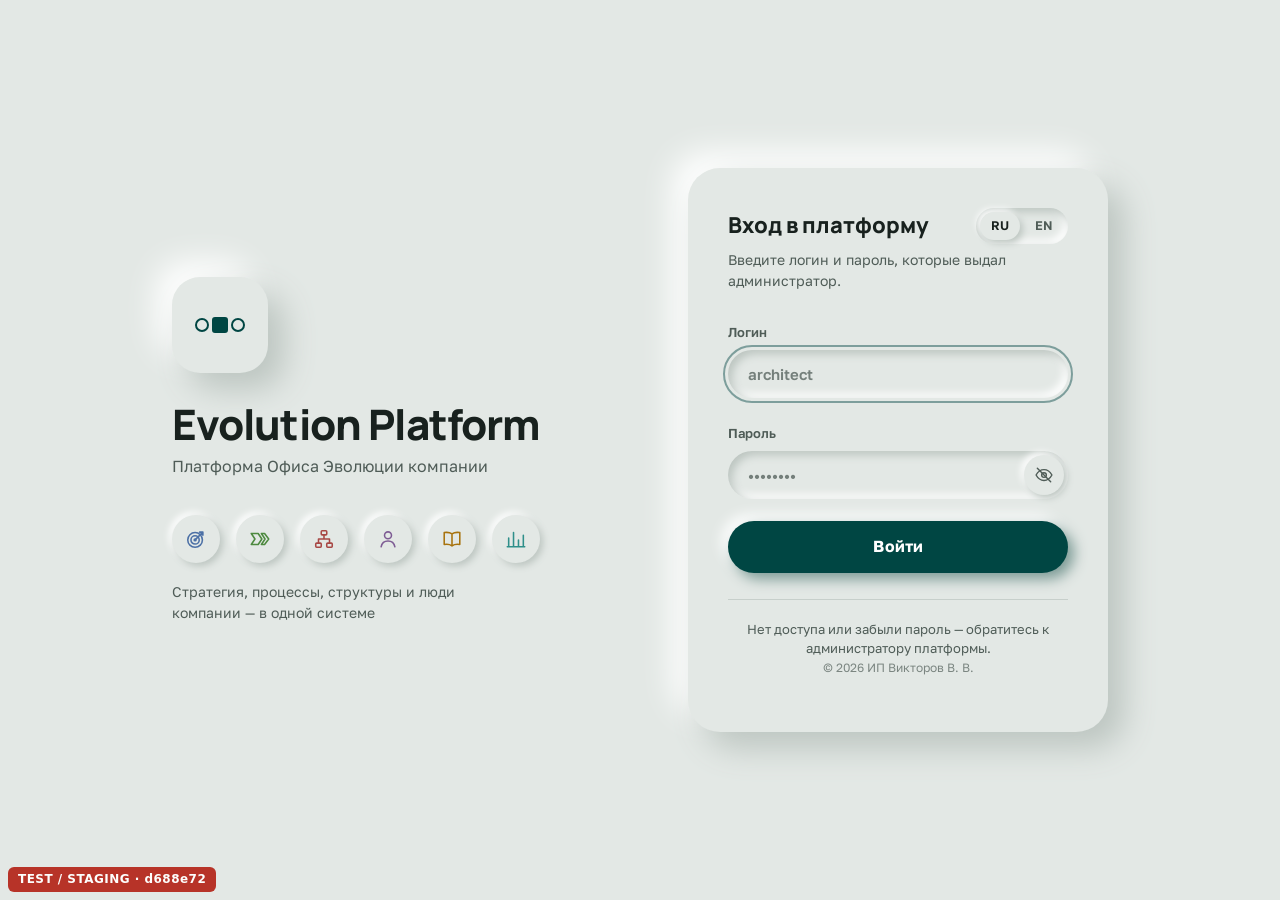
<file: index.html>
<!doctype html>
<html lang="ru">
<head><meta http-equiv="Content-Security-Policy" content="connect-src 'self' https://rahindpqzsrizmmmmfdo.supabase.co wss://rahindpqzsrizmmmmfdo.supabase.co; img-src 'self' data: blob: https://rahindpqzsrizmmmmfdo.supabase.co; media-src 'self' blob: https://rahindpqzsrizmmmmfdo.supabase.co; frame-src 'self' blob:; worker-src 'self' blob:; form-action 'self'"><meta name="robots" content="noindex,nofollow">
  <meta charset="utf-8">
  <meta name="viewport" content="width=device-width,initial-scale=1,viewport-fit=cover">
  <title>Evolution Platform</title>
  <link rel="icon" href="./favicon.svg" type="image/svg+xml">
  <link rel="preconnect" href="https://fonts.googleapis.com">
  <link rel="preconnect" href="https://fonts.gstatic.com" crossorigin>
  <!-- шрифты не задерживают страницу (30.10.2026): пока не пришли — запасной шрифт -->
  <link rel="stylesheet" media="print" onload="this.media='all'" href="https://fonts.googleapis.com/css2?family=Golos+Text:wght@400;500;600&family=Inter:ital,wght@0,400;0,500;0,600;0,700;1,400&family=JetBrains+Mono:wght@400;500&family=Manrope:wght@600;700;800&display=swap">
  <script type="module" crossorigin src="./assets/index-BpvksAVc.js"></script>
  <link rel="stylesheet" crossorigin href="./assets/index-BPrABe33.css">
  <link rel="modulepreload" crossorigin href="./assets/main-BjjbBoO9.js">
</head>
<body>
<div id="login" class="login" hidden></div>
<div class="app" id="app" hidden>
  <header class="bar">
    <div class="brand">
      <span class="logo" aria-hidden="true"><i></i><i></i><i></i></span>
      <div>
        <h1>Evolution Platform</h1>
        <div class="eyebrow" data-i18n="Платформа Офиса Эволюции компании">Платформа Офиса Эволюции компании</div>
      </div>
    </div>
    <nav class="crumbs" id="crumbs" aria-label="Навигация"></nav>
    <div class="stats" id="stats"></div>
    <div class="search"><input id="q" type="search"></div>
    <div class="user" id="user"></div>
  </header>
  <nav class="modes" id="modes" role="tablist"></nav>
  <div class="toolbar" id="toolbar" role="toolbar"></div>
  <main class="main" id="main">
    <aside class="panel" id="panel" aria-live="polite"></aside>
    <section class="stage" id="stage">
      <svg id="svg" role="img"></svg>
      <div id="schema" hidden><div class="canvas" id="canvas"><svg class="edges" id="edges"></svg></div></div>
      <div id="priv" hidden></div>
      <div id="log" hidden></div>
      <div id="reg" hidden></div>
      <div id="bak" hidden></div>
      <div id="ntf" hidden></div>
      <div id="arb" hidden></div>
      <div id="cat" hidden></div>
      <div class="status" id="status"></div>
      <div class="hint" id="hint" hidden></div>
      <div class="zoom" id="zoom">
        <button id="zin">+</button>
        <button id="zout">−</button>
        <button id="zfit" data-i18n="Вписать">Вписать</button>
      </div>
    </section>
    <div class="split" id="split" role="separator" aria-orientation="horizontal" tabindex="0" hidden></div>
    <section class="gridbox" id="grid" hidden></section>
  </main>
  <section class="home" id="home" hidden></section>
  <section class="funcs" id="funcs" hidden></section>
  <section class="funcs orgs" id="orgs" hidden></section>
  <section class="fdir" id="fdir" hidden></section>
  <section class="fdir auth" id="fauth" hidden></section>
  <section class="fdir dash" id="dash" hidden></section>
  <section class="fdir dash reqs" id="reqs" hidden></section>
  <section class="procs" id="procs" hidden><iframe id="procs-frame" title="Процессы"></iframe></section>
  <section class="fdir bm" id="bmod" hidden></section>
  <section class="fdir bm sc" id="scor" hidden></section>
  <section class="fdir bm pj" id="projm" hidden></section>
  <section class="fdir bm ig" id="integ" hidden></section>
  <section class="fdir" id="dtools" hidden></section>
  <section class="fdir emp" id="emp" hidden></section>
  <section class="fdir comms" id="comms" hidden></section>
  <section class="fdir kb" id="kb" hidden></section>
  <section class="procs" id="strat" hidden><iframe id="strat-frame" title="Стратегия"></iframe></section>
</div>
<div class="modal-bg" id="modal" hidden><div class="modal" id="modalBox" role="dialog" aria-modal="true" aria-labelledby="modalTitle"></div></div>
<div class="toast" id="toast" hidden></div>
<div id="evo-staging-badge" style="position:fixed;left:8px;bottom:8px;z-index:2147483647;padding:4px 10px;border-radius:6px;background:#b42318;color:#fff;font:600 12px/1.4 system-ui,sans-serif;letter-spacing:.04em;pointer-events:none;opacity:.92">TEST / STAGING · d688e72</div></body>
</html>
</file>
<file: assets/index-BPrABe33.css>
:root{--bg:#F2F4F1;--surface:#FFFFFF;--surface-2:#E9ECE8;--ink:#18211E;--ink-2:#5C6964;--line:#D8DDD8;--grid:#E3E7E2;--kind-fill:#E1ECEA;--kind-stroke:#1F5F5A;--accent:#004643;--accent-soft:rgba(0,70,67,.1);--head:#004643;--on-head:#F2F7F6;--ok:#2E7D4F;--proto:#B7790A;--open:#B42318;--on-status:#FFFFFF;--key:#A86A00;--scrim:rgba(10,30,28,.38);--e-sub:#1F5F5A;--e-part:#6B4FA0;--e-rel:#33556F;--e-inst:#8A9C99;--sans:"Golos Text",system-ui,-apple-system,"Segoe UI",Roboto,sans-serif;--mono:"JetBrains Mono",ui-monospace,"SFMono-Regular",Menlo,Consolas,monospace;--f-head:"Manrope","Golos Text",system-ui,sans-serif}@media(prefers-color-scheme:dark){:root:not([data-theme=light]){--bg:#111614;--surface:#191F1D;--surface-2:#222A27;--ink:#E5EBE8;--ink-2:#97A49F;--line:#2B3431;--grid:#1C2321;--kind-fill:#17322F;--kind-stroke:#62B5AB;--accent:#5CC3B8;--accent-soft:rgba(92,195,184,.16);--head:#12514D;--on-head:#E9F4F2;--ok:#5CC08A;--proto:#E3A93C;--open:#E5534B;--on-status:#0E1716;--key:#E6C766;--scrim:rgba(0,0,0,.55);--e-sub:#62B5AB;--e-part:#A98FDB;--e-rel:#8FB4D1;--e-inst:#5E726F;color-scheme:dark}}:root[data-theme=dark]{--bg:#111614;--surface:#191F1D;--surface-2:#222A27;--ink:#E5EBE8;--ink-2:#97A49F;--line:#2B3431;--grid:#1C2321;--kind-fill:#17322F;--kind-stroke:#62B5AB;--accent:#5CC3B8;--accent-soft:rgba(92,195,184,.16);--head:#12514D;--on-head:#E9F4F2;--ok:#5CC08A;--proto:#E3A93C;--open:#E5534B;--on-status:#0E1716;--key:#E6C766;--scrim:rgba(0,0,0,.55);--e-sub:#62B5AB;--e-part:#A98FDB;--e-rel:#8FB4D1;--e-inst:#5E726F;color-scheme:dark}html,body{height:100%}body{margin:0}[hidden]{display:none!important}body{background:var(--bg);color:var(--ink);font-family:var(--sans);font-size:14px;line-height:1.45}*{box-sizing:border-box}button,input,select,textarea{font:inherit;color:inherit}.app{display:grid;grid-template-rows:auto auto auto 1fr;height:100%;padding-inline:16px;padding-block:12px;gap:8px}.bar{display:flex;flex-wrap:wrap;align-items:center;gap:10px 24px;padding-block:6px 14px;border-bottom:1px solid var(--line)}h1,h2,h3{font-family:var(--f-head)}.brand{display:flex;align-items:center;gap:12px}.logo{display:flex;align-items:center;gap:3px;flex:none}.logo i{display:block;width:14px;height:14px;border:2.5px solid var(--accent);border-radius:50%}.logo i:nth-child(2){background:var(--accent);border-radius:3px;width:16px;height:16px}.eyebrow{font-size:13px;color:var(--ink-2)}h1{margin:0;font-size:19px;font-weight:800;line-height:1.2;letter-spacing:-.01em;text-wrap:balance}.stats{display:flex;gap:6px;flex-wrap:wrap}.chip{display:inline-flex;align-items:center;gap:6px;padding:3px 8px;border-radius:999px;background:var(--surface);border:1px solid var(--line);font-size:12px;font-variant-numeric:tabular-nums;white-space:nowrap}.dot{width:10px;height:10px;border-radius:50%;flex:none;display:inline-block}.search{margin-left:auto}.search input{width:clamp(120px,16vw,240px);max-width:100%;padding:8px 14px;border:0;border-radius:10px;background:var(--surface-2)}.search input:focus{outline:2px solid var(--accent-soft);background:var(--surface)}.search{position:relative}.search.has-count input{padding-right:92px}.search .q-count{position:absolute;right:30px;top:50%;transform:translateY(-50%);font:12px var(--mono);color:var(--ink-2);pointer-events:none;background:inherit}#q-list .cb-opt .dot{flex:none;align-self:center}#svg .pulse{animation:onto-pulse 1.2s ease-out 2;transform-box:fill-box}@keyframes onto-pulse{0%{r:var(--r0);opacity:1}to{r:var(--r1);opacity:0}}@media(prefers-reduced-motion:reduce){#svg .pulse{animation:none;opacity:.8}}.modes{display:flex;gap:0;border-bottom:1px solid var(--line);flex-wrap:wrap}.modes button{border:0;background:none;color:var(--ink-2);padding:8px 14px 9px;border-bottom:2px solid transparent;cursor:pointer;font-weight:500}.modes button[aria-selected=true]{color:var(--ink);border-bottom-color:var(--accent)}.modes button small{font-family:var(--mono);font-size:11px;color:var(--ink-2);margin-left:6px;font-weight:400}.toolbar{display:flex;flex-wrap:wrap;gap:8px;align-items:center;position:relative}.tb{display:inline-flex;align-items:center;gap:6px;padding:6px 11px;border:1px solid var(--line);border-radius:6px;background:var(--surface);cursor:pointer;font-size:13px;white-space:nowrap}.tb[aria-pressed=true]{background:var(--accent);border-color:var(--accent);color:var(--surface)}.tb.add{border-color:var(--accent);color:var(--accent);font-weight:500}.tb:disabled{opacity:.45;cursor:default}.tb .n{font-family:var(--mono);font-size:11px;padding:0 5px;border-radius:999px;background:var(--open);color:var(--on-status)}.tsep{width:1px;align-self:stretch;background:var(--line);margin:2px}.check{display:inline-flex;align-items:center;gap:6px;font-size:13px;cursor:pointer;white-space:nowrap}.check.off{opacity:.45;cursor:default}.lens{display:flex;border:1px solid var(--line);border-radius:6px;overflow:hidden;background:var(--surface)}.lens button{border:0;background:transparent;padding:6px 10px;font-size:12px;cursor:pointer;border-right:1px solid var(--line)}.lens button:last-child{border-right:0}.lens button[aria-pressed=true]{background:var(--accent);color:var(--surface)}.main{display:grid;grid-template-columns:440px minmax(0,1fr);gap:12px;min-height:0}.main.collapsed{grid-template-columns:minmax(0,1fr)}.main.collapsed .panel{display:none}.stage{position:relative;background:var(--surface);border:1px solid var(--line);border-radius:8px;overflow:hidden;min-height:0}#svg{width:100%;height:100%;display:block;touch-action:none;cursor:grab;-webkit-user-select:none;user-select:none}#svg.panning{cursor:grabbing}#svg.linking{cursor:crosshair}.zoom{position:absolute;right:10px;bottom:10px;display:flex;gap:4px;flex-wrap:wrap}.zoom button{padding:5px 10px;border:1px solid var(--line);background:var(--surface);border-radius:6px;cursor:pointer;font-size:12px}.status{position:absolute;left:12px;top:12px;right:12px;font-size:13px;color:var(--ink-2);pointer-events:none;max-width:60ch}.status b{color:var(--ink);font-weight:600}.hint{position:absolute;left:50%;top:12px;transform:translate(-50%);background:var(--ink);color:var(--surface);padding:6px 12px;border-radius:999px;font-size:13px;display:flex;gap:10px;align-items:center;z-index:3;max-width:calc(100% - 24px)}.hint button{all:unset;cursor:pointer;text-decoration:underline;text-underline-offset:2px}#schema{position:absolute;top:0;right:0;bottom:0;left:0;overflow:auto;background-color:var(--surface-2);background-image:radial-gradient(var(--line) 1px,transparent 1px);background-size:20px 20px}.canvas{position:relative}svg.edges{position:absolute;left:0;top:0;pointer-events:none;overflow:visible}.edges path{fill:none;stroke-width:1.5}.edges .fk path{stroke:var(--e-rel)}.edges .part path{stroke:var(--e-part)}.edges .isa path{stroke:var(--e-sub);stroke-dasharray:6 4}.edges text{font-family:var(--mono);font-size:12px;font-weight:600}.edges .fk text{fill:var(--e-rel)}.edges .part text{fill:var(--e-part)}.edges .isa text{fill:var(--e-sub)}.edges g.dim{opacity:.12}.edges g.on path{stroke-width:2.6}.box{position:absolute;width:260px;background:var(--surface);border:1px solid var(--line);box-shadow:0 1px 0 var(--line);-webkit-user-select:none;user-select:none}.box .hd{background:var(--head);color:var(--on-head);height:32px;padding:0 10px;font-weight:500;font-size:13px;cursor:grab;display:flex;justify-content:space-between;gap:8px;align-items:center;font-family:var(--mono)}.box .hd small{font-family:var(--sans);font-weight:400;opacity:.8;white-space:nowrap}.box.junction{border-style:dashed}.box.junction .hd{background:transparent;color:var(--ink-2);border-bottom:1px dashed var(--line);cursor:default}.box .r{display:grid;grid-template-columns:24px minmax(0,1fr) auto;gap:4px;align-items:center;height:22px;padding:0 10px 0 6px;border-top:1px solid var(--surface-2);font-family:var(--mono);font-size:12px}.box .r .k{color:var(--key);font-size:9.5px;font-weight:600;text-align:center}.box .r .n{overflow:hidden;text-overflow:ellipsis;white-space:nowrap}.box .r.pk .n{font-weight:500;text-decoration:underline;text-underline-offset:3px;text-decoration-color:var(--key)}.box .r.fk .n{color:var(--e-rel)}.box .r .t{color:var(--ink-2);font-size:11px}.box .r.nn .n:after{content:" *";color:var(--open)}.box.sel{outline:2px solid var(--accent);outline-offset:1px}.box.dim{opacity:.35}.box.match{outline:2px dashed var(--proto);outline-offset:2px}#grid{display:flex;flex-direction:column;grid-column:1/-1;min-height:0;background:var(--surface);border:1px solid var(--line);border-radius:8px;overflow:hidden}.main.data{grid-template-rows:minmax(140px,var(--top,42%)) 10px minmax(160px,1fr);row-gap:0}.main.data .panel,.main.data .stage{grid-row:1}.split{grid-column:1/-1;grid-row:2;cursor:row-resize;display:flex;align-items:center;justify-content:center;touch-action:none}.split:before{content:"";width:48px;height:4px;border-radius:2px;background:var(--line)}.split:hover:before,.split:focus-visible:before,.split.drag:before{background:var(--accent)}.main.data #grid{grid-row:3}.gbar{display:flex;flex-wrap:wrap;gap:8px;align-items:center;padding:10px 12px;border-bottom:1px solid var(--line)}.gbar select,.gbar input{padding:6px 8px;border:1px solid var(--line);border-radius:6px;background:var(--bg)}.gbar .tn{font-family:var(--mono);font-size:12px;color:var(--ink-2)}.gwrap{flex:1;overflow:auto;min-height:0}.twrap{overflow:auto;border:1px solid var(--line);border-radius:6px;max-height:46vh}table.g{border-collapse:separate;border-spacing:0;font-size:13px;min-width:100%}table.g th{position:sticky;top:0;z-index:1;background:var(--surface-2);text-align:left;font-weight:500;padding:6px 8px;border-bottom:1px solid var(--line);border-right:1px solid var(--grid);white-space:nowrap;vertical-align:bottom}table.g th .code{display:block;font-family:var(--mono);font-size:11px;color:var(--ink-2);font-weight:400}table.g th .code .k{color:var(--key);font-weight:600}table.g td{border-bottom:1px solid var(--grid);border-right:1px solid var(--grid);padding:0;vertical-align:middle;min-width:120px}table.g td.rn{min-width:0;width:34px;text-align:center;font-family:var(--mono);font-size:11px;color:var(--ink-2);cursor:pointer}table.g td.rn:hover{color:var(--accent);text-decoration:underline}table.g td.act{min-width:0;width:30px;text-align:center}table.g tr.sel td{background:var(--accent-soft)}table.g td input,table.g td select{width:100%;border:0;background:transparent;padding:6px 8px;min-width:0;border-radius:0}table.g td input[type=checkbox]{width:auto;margin:0 8px}table.g td input:focus,table.g td select:focus{outline:2px solid var(--accent);outline-offset:-2px;background:var(--surface)}table.g td.miss{box-shadow:inset 0 -2px 0 var(--open)}table.g td .m2m{all:unset;cursor:pointer;display:block;padding:6px 8px;font-size:12.5px;color:var(--e-rel);white-space:nowrap;overflow:hidden;text-overflow:ellipsis;max-width:260px}table.g td.st{min-width:0;white-space:nowrap;padding:0 8px}.gempty{padding:24px;color:var(--ink-2);max-width:60ch}.panel{background:var(--surface);border:1px solid var(--line);border-radius:8px;overflow:auto;padding:16px;min-height:0;min-width:0}.panel h2{margin:0;font-size:18px;font-weight:600;text-wrap:balance}.panel h3{margin:18px 0 8px;font-size:11px;font-family:var(--mono);font-weight:500;letter-spacing:.08em;text-transform:uppercase;color:var(--ink-2);display:flex;justify-content:space-between;align-items:center;gap:8px}.panel p{margin:6px 0}.muted{color:var(--ink-2)}.mono{font-family:var(--mono);font-size:12px}.back{all:unset;cursor:pointer;font-family:var(--mono);font-size:12px;color:var(--accent);padding:2px 4px;border-radius:4px}.list{display:flex;flex-direction:column;gap:2px}.row{display:grid;grid-template-columns:auto minmax(0,1fr) auto;gap:8px;align-items:center;padding:5px 6px;border-radius:4px;cursor:pointer;font-size:13px}.row:hover,.row:focus-visible{background:var(--accent-soft);outline:none}.row .verb{font-family:var(--mono);font-size:12px}.x{all:unset;cursor:pointer;color:var(--ink-2);font-size:13px;padding:0 6px;border-radius:4px}.x:hover,.x:focus-visible{color:var(--open);background:var(--accent-soft)}.badge{display:inline-flex;align-items:center;gap:5px;font-size:11px;font-family:var(--mono);padding:2px 7px;border-radius:999px;color:var(--on-status);white-space:nowrap}.seg{display:grid;grid-template-columns:repeat(3,1fr);gap:4px}.seg button{padding:6px 4px;border:1px solid var(--line);border-radius:6px;background:transparent;cursor:pointer;font-size:12px}.seg button[aria-pressed=true]{color:var(--on-status);border-color:transparent}.seg button:disabled{cursor:default;opacity:.7}label.f{display:flex;flex-direction:column;gap:4px;font-size:12px;color:var(--ink-2);margin-top:10px}label.f input,label.f textarea,label.f select,.inp{padding:6px 8px;border:1px solid var(--line);border-radius:6px;background:var(--bg);color:var(--ink);font-size:13px;min-width:0;width:100%}label.f textarea{min-height:60px;resize:vertical}.two{display:grid;grid-template-columns:1fr 1fr;gap:0 8px}.actions{display:flex;gap:8px;flex-wrap:wrap;margin-top:12px;align-items:center}.btn{padding:7px 12px;border-radius:6px;border:1px solid var(--line);background:transparent;cursor:pointer;font-size:13px}.btn.primary{background:var(--accent);border-color:var(--accent);color:var(--surface)}.btn.danger{color:var(--open);border-color:var(--open)}.btn.sm{padding:4px 9px;font-size:12px}.btn:disabled{opacity:.5;cursor:default}details.sec{border-top:1px solid var(--grid);margin-top:14px;padding-top:4px}details.sec>summary{cursor:pointer;list-style:none;font-size:11px;font-family:var(--mono);letter-spacing:.08em;text-transform:uppercase;color:var(--ink-2);padding:8px 0;display:flex;justify-content:space-between}details.sec>summary::-webkit-details-marker{display:none}details.sec>summary:after{content:"▸";transition:transform .15s}details.sec[open]>summary:after{transform:rotate(90deg)}.legend{display:grid;grid-template-columns:minmax(48px,max-content) 1fr;gap:8px 10px;align-items:center;font-size:13px}.note{font-size:12px;color:var(--ink-2);margin-top:12px}.q{display:grid;grid-template-columns:auto minmax(0,1fr) auto;gap:8px;align-items:start;padding:6px 4px;border-bottom:1px solid var(--grid);font-size:13px}.q:last-child{border-bottom:0}.q input[type=checkbox]{margin-top:3px}.q.done span{color:var(--ink-2);text-decoration:line-through}.cols{display:flex;flex-direction:column;gap:6px}.col{border:1px solid var(--line);border-radius:6px;padding:8px;display:grid;grid-template-columns:minmax(0,1fr) 110px auto;gap:6px;align-items:center}.col.sys{background:var(--surface-2);border-style:dashed}.col .code{grid-column:1 / -1;display:flex;gap:6px;align-items:center;font-family:var(--mono);font-size:11.5px;color:var(--ink-2)}.col .code input{font-family:var(--mono);font-size:11.5px;padding:3px 6px}.col .more{grid-column:1 / -1}.col label.nn{display:flex;gap:4px;align-items:center;font-size:12px;color:var(--ink-2);white-space:nowrap}.col .inp{padding:5px 7px}pre.sql{background:var(--surface-2);border:1px solid var(--line);border-radius:6px;padding:10px;font-family:var(--mono);font-size:11.5px;line-height:1.5;overflow:auto;max-height:340px;white-space:pre}.pop{position:absolute;z-index:20;top:calc(100% + 6px);right:0;width:min(520px,calc(100vw - 32px));max-height:min(70vh,640px);overflow:auto;background:var(--surface);border:1px solid var(--line);border-radius:8px;box-shadow:0 12px 32px #0000002e;padding:16px}.pop h2{margin:0 0 8px;font-size:16px;font-weight:600}.pop h3{margin:16px 0 8px;font-size:11px;font-family:var(--mono);font-weight:500;letter-spacing:.08em;text-transform:uppercase;color:var(--ink-2)}.rtable{width:100%;border-collapse:collapse;font-size:13px}.rtable td{border-top:1px solid var(--grid);padding:6px 4px;vertical-align:top}.rtable td.k{font-family:var(--mono);font-size:12px;white-space:nowrap}.modal-bg{position:fixed;top:0;right:0;bottom:0;left:0;background:var(--scrim);z-index:40;display:flex;align-items:center;justify-content:center;padding:16px}.modal{background:var(--surface);border:1px solid var(--line);border-radius:10px;width:min(560px,100%);max-height:calc(100% - 32px);overflow:auto;padding:20px;box-shadow:0 20px 48px #00000040}.modal h2{margin:0 0 4px;font-size:18px;font-weight:600}.cb{position:relative}.cb-inp{cursor:text}.cb-list{position:fixed;z-index:60;background:var(--surface);border:1px solid var(--line);border-radius:8px;box-shadow:0 12px 32px #00000038;overflow:auto;padding:4px 0;font-size:13px;overscroll-behavior:contain}.cb-grp{position:sticky;top:-4px;background:var(--surface);color:var(--ink-2);font-size:11.5px;font-weight:600;padding:6px 10px 3px;border-top:1px solid var(--line)}.cb-grp:first-child{border-top:0}.cb-opt{display:flex;gap:8px;align-items:baseline;padding:5px 10px;cursor:pointer;color:var(--ink);white-space:nowrap}.cb-opt span{overflow:hidden;text-overflow:ellipsis}.cb-opt small{color:var(--ink-2);font-size:11.5px;margin-left:auto;padding-left:12px}.cb-opt.on,.cb-opt:hover{background:var(--accent-soft)}.cb-opt[aria-selected=true] span{font-weight:600}.cb-empty{padding:6px 10px;color:var(--ink-2);font-size:12px}.muted.warn{color:var(--open)}.types{display:grid;grid-template-columns:1fr 1fr;gap:6px;margin-top:6px}.types label{display:flex;gap:8px;align-items:flex-start;border:1px solid var(--line);border-radius:6px;padding:8px 10px;cursor:pointer;font-size:13px;color:var(--ink)}.types label:has(input:checked){border-color:var(--accent);background:var(--accent-soft)}.types label.dis{opacity:.45;cursor:default}.types small{display:block;color:var(--ink-2);font-size:11.5px}.err{color:var(--open);font-size:13px;margin-top:10px}.toast{position:fixed;right:16px;bottom:16px;background:var(--ink);color:var(--surface);padding:7px 12px;border-radius:6px;font-size:13px;z-index:60}:focus-visible{outline:2px solid var(--accent);outline-offset:2px}svg text{font-family:var(--sans)}@media(max-width:900px){.app{height:auto}.main{grid-template-columns:minmax(0,1fr)}.stage{height:66vh;order:1}.main.data{grid-template-rows:none}.main.data .stage{height:40vh}.main.data .split{display:none}.main.data #grid{order:3;height:70vh}.panel{overflow:visible;order:2}.search{margin-left:0}.types{grid-template-columns:1fr}}@media(prefers-reduced-motion:reduce){*{transition:none!important}}.user{display:flex;gap:8px;align-items:center;font-size:12.5px;color:var(--ink-2)}.lang{display:inline-flex;gap:2px;border-radius:10px;padding:3px;background:var(--surface-2)}.lang button{border:0;background:transparent;padding:4px 10px;border-radius:8px;font-size:12.5px;font-weight:600;color:var(--ink-2);cursor:pointer}.lang button[aria-pressed=true]{background:var(--surface);color:var(--ink);box-shadow:0 1px 2px #0000000f}.login{min-height:100%;display:flex;align-items:center;justify-content:center;padding:24px 16px}.login .card{background:var(--surface);border:1px solid var(--line);border-radius:10px;padding:28px;width:min(420px,100%)}.login h1{margin:4px 0 6px}.login p{color:var(--ink-2);margin:0 0 16px}.login form{display:flex;flex-direction:column;gap:10px}.login .row2{display:flex;justify-content:space-between;align-items:center;margin-top:18px}#priv{position:absolute;top:0;right:0;bottom:0;left:0;overflow:auto;padding:16px 18px;background:var(--surface);z-index:2}#priv h2{margin:0 0 4px;font-size:18px;font-weight:600}#priv h3{margin:24px 0 8px;font-size:11px;font-family:var(--mono);font-weight:500;letter-spacing:.08em;text-transform:uppercase;color:var(--ink-2);display:flex;gap:10px;align-items:center}#priv .twrap{max-height:none}#priv td.k{padding:6px 8px;font-family:var(--mono);font-size:12.5px;white-space:nowrap}#priv td .sys{font-size:11px;color:var(--ink-2);margin-left:6px}.lvl-none{color:var(--ink-2)}.lvl-edit{color:var(--accent);font-weight:500}#log{position:absolute;top:0;right:0;bottom:0;left:0;overflow:auto;padding:16px 18px;background:var(--surface);z-index:2;display:flex;flex-direction:column;gap:10px}#log[hidden]{display:none}#log h2{margin:0;font-size:18px;font-weight:600}#log p{margin:0}.lbar{display:flex;flex-wrap:wrap;gap:8px;align-items:center}.lbar .inp{width:auto;min-width:150px;padding:6px 8px}.lbar input[type=search]{flex:1;min-width:220px}#log .twrap{max-height:none;flex:1;min-height:200px}table.g.log td{min-width:0}table.g.log td.lt{padding:6px 8px;font-size:12.5px;white-space:nowrap;vertical-align:top}table.g.log td.wrapc{white-space:normal;font-family:var(--mono);font-size:11.5px;color:var(--ink-2);min-width:280px;max-width:640px;overflow-wrap:anywhere}table.g.log tbody tr{cursor:pointer}table.g.log tbody tr:hover td{background:var(--surface-2)}table.g.log tr.ldet td{background:var(--surface-2);cursor:default;padding:10px 12px}.ldbox .rtable td{font-size:12.5px;vertical-align:top;overflow-wrap:anywhere}.ldbox td.old{color:var(--open);text-decoration:line-through}.ldbox pre.sql{max-height:260px}.taskchip{display:inline-flex;align-items:center;gap:6px;max-width:260px;padding:4px 10px;border:1px dashed var(--line);border-radius:999px;background:var(--surface);cursor:pointer;font-size:12.5px;color:var(--ink-2)}.taskchip small{font-family:var(--mono);font-size:10.5px;text-transform:uppercase;letter-spacing:.06em}.taskchip span{overflow:hidden;text-overflow:ellipsis;white-space:nowrap}.taskchip.on{border-style:solid;border-color:var(--accent);color:var(--ink);background:var(--accent-soft)}.modal.wide{width:min(760px,100%)}.dlist{display:flex;flex-direction:column;border:1px solid var(--line);border-radius:6px;max-height:46vh;overflow:auto;margin-top:8px}.drow{display:grid;grid-template-columns:auto minmax(0,1fr) auto auto;gap:10px;align-items:center;padding:6px 10px;border-bottom:1px solid var(--grid);cursor:pointer;font-size:13px}.drow:last-child{border-bottom:0}.drow:hover{background:var(--surface-2)}.dst{font-size:11.5px;color:var(--ink-2);white-space:nowrap}.dst.new{color:var(--accent)}.dst.need{color:var(--proto)}.dsum{font-size:13px;margin-top:10px}.ldbox .rtable{width:100%;table-layout:fixed}.ldbox .rtable td.k{width:180px}.ldbox .rtable td:nth-child(3){width:28px;text-align:center}table.g.fixed{table-layout:fixed;min-width:0}table.g.fixed td,table.g.fixed th{min-width:0;overflow:hidden}table.g.fixed th{position:sticky;white-space:nowrap;text-overflow:ellipsis}table.g.fixed td input,table.g.fixed td select{text-overflow:ellipsis}.colrs{position:absolute;top:0;right:0;width:7px;height:100%;cursor:col-resize;z-index:2;touch-action:none}.colrs:after{content:"";position:absolute;top:20%;bottom:20%;left:3px;width:1px;background:var(--line)}.colrs:hover:after,.colrs.drag:after{background:var(--accent);width:2px}table.g.fixed th .code{overflow:hidden;text-overflow:ellipsis}:root{--m-req:#A0527A;--m-dash:#2F8F8A;--m-onto:#C9A227;--m-strat:#5B7FB5;--m-proc:#5E9A4F;--m-func:#B85450;--m-empl:#8E6BA3;--m-onb:#C98A12;--m-admin:#7A8584;--m-digi:#2E86C1;--m-comm:#C9A227}.app.home{grid-template-rows:auto 1fr}.crumbs{display:flex;align-items:center;gap:10px}.crumbs:empty{display:none}.crumbs .crumb{font-weight:600;font-size:15px}section.home{overflow:auto;min-height:0;padding:4px 2px 20px}.home-head{margin:clamp(4px,1.5vh,14px) 0 clamp(10px,2vh,20px)}.home-head h2{margin:0;font-size:clamp(22px,2.1vw,30px);font-weight:800;letter-spacing:-.01em}.home-head p{margin:4px 0 0;max-width:90ch;color:var(--ink-2)}.home-grid{display:grid;gap:clamp(10px,1vw,14px);grid-template-columns:repeat(4,minmax(0,1fr));grid-template-areas:"comm proc func strat" "dash dash admin admin" "empl onb digi req"}.tile{--acc:var(--m-admin);position:relative;display:flex;flex-direction:column;gap:clamp(8px,1vh,12px);padding:clamp(12px,1.2vw,18px);border-radius:12px;border:1px solid transparent;background:var(--surface);min-width:0;transition:transform .12s ease,box-shadow .12s ease,border-color .12s ease}.tile[role=button]{cursor:pointer}.tile[role=button]:hover,.tile[role=button]:focus-visible{transform:translateY(-2px);box-shadow:0 10px 24px #10282414;outline:none;border-color:var(--line)}.tile[role=button]:focus-visible{border-color:var(--accent)}.tile.dev{background:transparent;border:1px dashed var(--line)}.tile.locked{background:var(--surface-2)}.tile.locked h3,.tile.locked .tile-hint{color:var(--ink-2)}.tile-top{display:flex;justify-content:space-between;align-items:center;gap:10px}.tile h3{margin:0;font-size:clamp(15px,1.2vw,17px);font-weight:700;text-wrap:balance;display:flex;align-items:center;gap:11px}.tile-ic{display:grid;place-items:center;width:clamp(30px,2.4vw,36px);height:clamp(30px,2.4vw,36px);border-radius:10px;flex:none;color:var(--acc);background:color-mix(in srgb,var(--acc) 14%,transparent)}.tile-ic svg{width:60%;height:60%}.tile.locked .tile-ic{color:var(--ink-2);background:var(--surface)}.tile-hint{margin:0;font-size:13px;line-height:1.4;color:var(--ink-2)}.tile-meta{margin:0;font-family:var(--mono);font-size:11px;color:var(--ink-2)}.tile .tag{font-family:var(--mono);font-size:10.5px;padding:3px 9px;border-radius:999px;white-space:nowrap;background:var(--surface-2);color:var(--ink-2)}.tile .tag.go{background:var(--accent-soft);color:var(--accent);transition:background .12s,color .12s}.tile[role=button]:hover .tag.go,.tile[role=button]:focus-visible .tag.go{background:var(--accent);color:var(--surface)}.tile-subs{display:flex;flex-wrap:wrap;gap:6px;margin-top:auto}.tile .sub{display:inline-flex;align-items:center;gap:6px;text-align:left;padding:5px 10px;border-radius:8px;border:0;background:var(--surface-2);font-size:12.5px;font-weight:500;cursor:pointer;color:var(--ink)}.tile .sub:hover:not(:disabled),.tile .sub:focus-visible{background:var(--accent-soft);color:var(--accent)}.tile .sub:disabled{cursor:default;color:var(--ink-2)}.tile .sub small{font-family:var(--mono);font-size:10px;color:var(--ink-2)}.tile .sub .ic{font-size:11px}.tile.feature{background:var(--accent);color:var(--surface)}.tile.feature .tile-hint,.tile.feature .tile-meta{color:color-mix(in srgb,var(--surface) 75%,transparent)}.tile.feature .tile-ic{color:var(--surface);background:color-mix(in srgb,var(--surface) 16%,transparent)}.tile.feature .sub{background:color-mix(in srgb,var(--surface) 14%,transparent);color:var(--surface)}.tile.feature .sub:hover:not(:disabled),.tile.feature .sub:focus-visible{background:color-mix(in srgb,var(--surface) 26%,transparent);color:var(--surface)}.tile.feature .sub small{color:color-mix(in srgb,var(--surface) 70%,transparent)}.tile.feature .tag.go,.tile.feature[role=button]:hover .tag.go{background:var(--surface);color:var(--accent)}.a-onto{--acc:var(--m-onto);grid-area:onto}.a-comm{--acc:var(--m-comm);grid-area:comm}.a-strat{--acc:var(--m-strat);grid-area:strat}.a-proc{--acc:var(--m-proc);grid-area:proc}.a-func{--acc:var(--m-func);grid-area:func}.a-empl{--acc:var(--m-empl);grid-area:empl}.a-onb{--acc:var(--m-onb);grid-area:onb}.a-digi{--acc:var(--m-digi);grid-area:digi}.a-admin{--acc:var(--m-admin);grid-area:admin}.a-dash{--acc:var(--m-dash);grid-area:dash}.a-req{--acc:var(--m-req);grid-area:req}@media(max-width:1100px){.home-grid{grid-template-columns:repeat(3,minmax(0,1fr));grid-template-areas:"comm proc func" "strat dash digi" "empl onb req" "admin admin admin"}}@media(max-width:820px){.home-grid{grid-template-columns:repeat(2,minmax(0,1fr));grid-template-areas:"comm proc" "strat func" "dash digi" "empl onb" "req req" "admin admin"}}@media(max-width:640px){.home-grid{grid-template-columns:1fr;grid-template-areas:"comm" "proc" "strat" "func" "dash" "digi" "empl" "onb" "req" "admin"}}table.g.pm td.k{white-space:normal;min-width:240px}table.g.pm td.k .sys{display:block;margin:2px 0 0;font-size:10.5px}table.g.pm tr.grp td{background:var(--surface-2);font-weight:600;padding:8px;font-size:13px}table.g.pm tr.grp small{font-weight:400;color:var(--ink-2)}table.g.pm .dot{display:inline-block;width:10px;height:10px;border-radius:50%;background:var(--acc);margin-right:8px;vertical-align:-1px}table.g.pm th.rolecol{min-width:190px;vertical-align:top}table.g.pm .rolehd{display:flex;gap:4px;align-items:center}table.g.pm .rolehd{align-items:flex-start}table.g.pm .rolehd textarea{flex:1;min-width:0;border:1px solid var(--line);border-radius:6px;padding:4px 6px;font:inherit;font-weight:500;line-height:1.3;background:var(--surface);color:inherit;resize:none;overflow:hidden;white-space:normal;overflow-wrap:anywhere;min-height:calc(2.6em + 10px)}table.g.pm .rolehd textarea:disabled{color:inherit;opacity:1}table.g.pm th .sys{display:block;font-weight:400;font-size:11px;color:var(--ink-2);margin-top:3px}#reg{position:absolute;top:0;right:0;bottom:0;left:0;overflow:auto;padding:16px 18px;background:var(--surface);z-index:2;display:flex;flex-direction:column;gap:10px}#reg[hidden]{display:none}#reg h2{margin:0;font-size:18px;font-weight:600}#reg p{margin:0}#reg .twrap{max-height:none;flex:1;min-height:200px}.fchip{display:inline-flex;align-items:center;gap:6px;padding:5px 10px;border:1px solid var(--line);border-radius:999px;background:var(--surface);cursor:pointer;font-size:12.5px}.fchip .n{font-family:var(--mono);font-size:11px;color:var(--ink-2)}.fchip.on{background:var(--accent);border-color:var(--accent);color:var(--surface)}.fchip.on .n{color:var(--surface)}.mchip{display:inline-block;margin:1px 4px 1px 0;padding:2px 8px;border-radius:999px;font-size:11.5px;border:1px solid color-mix(in srgb,var(--acc) 55%,var(--line));background:color-mix(in srgb,var(--acc) 12%,var(--surface));white-space:nowrap}.mchip.own{font-weight:600}table.g.reg td.wrapc2{white-space:normal;min-width:200px;max-width:360px}table.g.reg .warn{color:var(--open);font-size:12px}table.g.reg .ok{color:var(--ok);font-size:12px}.mchip.a-onto,.mchip.a-comm,.mchip.a-strat,.mchip.a-proc,.mchip.a-func,.mchip.a-empl,.mchip.a-onb,.mchip.a-digi,.mchip.a-admin,.mchip.a-dash,.mchip.a-req,.ugrp{grid-area:auto}.usedin{margin-top:8px;display:flex;flex-direction:column;gap:6px}.ugrp{display:flex;flex-wrap:wrap;gap:4px;align-items:center}.ugrp .dot{background:var(--acc);margin-right:2px}.uchip{display:inline-flex;align-items:center;gap:4px;padding:3px 8px;border-radius:999px;border:1px solid var(--line);font-size:12px;cursor:pointer;background:var(--surface)}.uchip.on{border-color:color-mix(in srgb,var(--acc) 60%,var(--line));background:color-mix(in srgb,var(--acc) 14%,var(--surface))}.uchip.own{font-weight:600}.uchip input,.jhead h2{margin:0}.jtabs{align-self:flex-start}.jtabs button{font-size:13px;padding:7px 14px}.kpis{display:grid;grid-template-columns:repeat(6,minmax(0,1fr));gap:10px}.kpi{border:1px solid var(--line);border-radius:10px;padding:12px 14px;background:var(--surface-2);display:flex;flex-direction:column;gap:2px}.kpi b{font-size:24px;font-weight:600;font-variant-numeric:tabular-nums}.kpi span{font-family:var(--mono);font-size:10.5px;letter-spacing:.06em;text-transform:uppercase;color:var(--ink-2)}.kpi.warn{background:color-mix(in srgb,var(--proto) 14%,var(--surface));border-color:color-mix(in srgb,var(--proto) 45%,var(--line))}.kpi.err{background:color-mix(in srgb,var(--open) 12%,var(--surface));border-color:color-mix(in srgb,var(--open) 45%,var(--line))}@media(max-width:1100px){.kpis{grid-template-columns:repeat(3,minmax(0,1fr))}}.jh{margin:6px 0 0;font-size:11px;font-family:var(--mono);font-weight:500;letter-spacing:.08em;text-transform:uppercase;color:var(--ink-2)}.jerr{border:1px solid var(--line);border-radius:10px;padding:10px 12px;background:var(--surface)}.jerr.warn{background:color-mix(in srgb,var(--proto) 10%,var(--surface));border-color:color-mix(in srgb,var(--proto) 40%,var(--line))}.jerr.error{background:color-mix(in srgb,var(--open) 8%,var(--surface));border-color:color-mix(in srgb,var(--open) 40%,var(--line))}.jerr-top{display:flex;flex-wrap:wrap;gap:8px 12px;align-items:center}.jerr-top .btn{margin-left:auto}.jerr-top code{font-size:12px}.jerr-body{margin-top:8px;font-size:13px}.jerr-body p{margin:4px 0}.tline{display:flex;flex-direction:column;gap:5px}.ti{display:grid;grid-template-columns:110px auto 1fr auto;gap:10px;align-items:center;font-size:12.5px}:root{--fx-income:#4A8F74;--fx-service:#D2A43C;--fx-expertise:#C0504A;--fx-unset:#AEBBB9;--fx-matrix:#6B4FA0;--fx-dispute:#B07A3E;--fx-conflict:#3F2A9A;--fx-sel:#E8A317;--fx-soft:#D5DFDD}@media(prefers-color-scheme:dark){:root:not([data-theme=light]){--fx-income:#5FAE8E;--fx-service:#E0B655;--fx-expertise:#D96A63;--fx-unset:#4F6461;--fx-matrix:#A58BD6;--fx-dispute:#D19A5C;--fx-conflict:#9C8BF0;--fx-soft:#243734}}:root[data-theme=dark]{--fx-income:#5FAE8E;--fx-service:#E0B655;--fx-expertise:#D96A63;--fx-unset:#4F6461;--fx-matrix:#A58BD6;--fx-dispute:#D19A5C;--fx-conflict:#9C8BF0;--fx-soft:#243734}.funcs{display:flex;flex-direction:column;gap:10px;min-height:0;overflow:hidden}.funcs .row{display:flex;flex-wrap:wrap;gap:8px;align-items:center;padding:0;cursor:default;border-radius:0}.funcs .small{font-size:12px;color:var(--ink-2);margin:0}.funcs h3{font-family:var(--mono);font-size:11px;font-weight:500;letter-spacing:.08em;text-transform:uppercase;color:var(--ink-2);margin:0 0 8px;display:flex;justify-content:space-between;align-items:center;gap:8px}.funcs .btn{background:var(--surface);color:var(--ink);white-space:nowrap}.funcs .btn.primary{background:var(--accent);color:var(--surface)}.funcs .btn.link{border:0;background:none;color:var(--accent);padding:0;text-decoration:underline;text-underline-offset:3px;text-transform:none;letter-spacing:0;font-family:var(--sans)}.fx-bar{display:flex;flex-wrap:wrap;gap:10px 16px;align-items:center;justify-content:space-between}.fx-legend{display:flex;flex-wrap:wrap;gap:6px 14px;font-size:12.5px;color:var(--ink-2);align-items:center}.fx-legend span{display:inline-flex;align-items:center;gap:6px}.fx-legend .sw{width:18px;height:6px;border-radius:2px;display:inline-block}.fx-legend .sw.dash{height:0;border-top:2px dashed var(--fx-matrix);border-radius:0}.fx-tools .inp{width:min(280px,70vw);background:var(--surface)}.fx-wrap{position:relative;flex:1;min-height:360px;overflow:hidden;background:var(--surface);border-radius:8px;border:1px solid var(--line);cursor:grab;touch-action:none;outline:none;background-image:radial-gradient(var(--fx-soft) 1px,transparent 1px);background-size:20px 20px}.fx-wrap:focus-visible{outline:2px solid var(--accent)}.fx-wrap.drag{cursor:grabbing;-webkit-user-select:none;user-select:none}.fx-tree{position:absolute;left:0;top:0;transform-origin:0 0}.fx-tree svg{position:absolute;left:0;top:0;overflow:visible;pointer-events:none}.fx-tree svg path{fill:none;stroke:var(--line);stroke-width:1.4}.fx-tree svg path.mx{stroke:var(--fx-matrix);stroke-dasharray:5 4}.fx-empty{position:absolute;top:0;right:0;bottom:0;left:0;display:grid;place-content:center;justify-items:center;gap:10px;text-align:center;color:var(--ink-2)}.fx-foot{display:flex;flex-wrap:wrap;gap:8px 16px;justify-content:space-between;align-items:center}.fx-stats{display:flex;gap:6px;flex-wrap:wrap}.fx-node{--cc:var(--fx-unset);position:absolute;border-radius:8px;padding:12px 11px 10px;display:flex;flex-direction:column;gap:4px;cursor:pointer;background:var(--surface);color:var(--ink);border:1px solid color-mix(in srgb,var(--cc) 45%,var(--line));box-shadow:0 1px 2px #0000000f;min-height:70px}.fx-node:before{content:"";position:absolute;left:-1px;right:-1px;top:-1px;height:6px;border-radius:8px 8px 0 0;background:var(--cc)}.fx-node.c-income{--cc:var(--fx-income)}.fx-node.c-service{--cc:var(--fx-service)}.fx-node.c-expertise{--cc:var(--fx-expertise)}.fx-node.company{background:var(--ink);color:var(--surface);border-color:var(--ink)}.fx-node.company:before{display:none}.fx-node.proto{border-style:dashed}.fx-node .k{font-family:var(--mono);font-size:9.5px;letter-spacing:.08em;text-transform:uppercase;color:var(--ink-2);display:flex;justify-content:space-between;gap:6px}.fx-node.company .k{color:color-mix(in srgb,var(--surface) 75%,transparent)}.fx-node .k .ct{color:var(--cc);font-weight:600}.fx-node .t{font-size:13px;line-height:1.28;font-weight:600;overflow-wrap:anywhere}.fx-node .p{font-size:11.5px;color:var(--ink-2);overflow-wrap:anywhere}.fx-node.company .p{color:color-mix(in srgb,var(--surface) 80%,transparent)}.fx-node .m{display:flex;flex-wrap:wrap;gap:4px;margin-top:2px}.fx-node .m span{font-family:var(--mono);font-size:10px;padding:1px 6px;border-radius:999px;background:var(--surface-2);color:var(--ink-2)}.fx-node .m span.mx{background:color-mix(in srgb,var(--fx-matrix) 14%,var(--surface));color:var(--fx-matrix)}.fx-node .m span.vn{background:color-mix(in srgb,var(--fx-sel) 22%,var(--surface));color:var(--ink)}.fx-vbar{display:flex;flex-wrap:wrap;gap:8px 10px;align-items:center;padding:8px 10px;border:1px solid var(--line);border-radius:8px;background:var(--surface)}.fx-vbar .fx-vlabel{font-family:var(--mono);font-size:11px;letter-spacing:.08em;text-transform:uppercase;color:var(--ink-2)}.fx-vbar .lens{flex-wrap:wrap;max-width:100%}.fx-vbar .lens button{max-width:220px;overflow:hidden;text-overflow:ellipsis;white-space:nowrap}.fx-vbar .fx-vhist{width:auto;max-width:240px;padding:4px 8px;font-size:12px}.fx-vbar .fx-vsp{flex:1}.funcs.fx-draft .fx-vbar{border-color:var(--fx-sel);background:color-mix(in srgb,var(--fx-sel) 8%,var(--surface))}.funcs.fx-draft .fx-wrap{border-style:dashed;border-color:var(--fx-sel)}.fx-vopts{display:grid;gap:8px}.fx-vopt{display:flex;flex-direction:column;align-items:flex-start;gap:2px;text-align:left;padding:10px 12px;white-space:normal}.fx-vopt small{color:var(--ink-2);font-size:12px}.fx-vdiff{margin:8px 0 0;padding-left:18px;display:grid;gap:4px;font-size:13px}.fx-vdiff li.warn{color:var(--open)}@media(max-width:640px){.fx-vbar .fx-vsp{display:none}.fx-vbar .fx-vstate{flex-basis:100%}}.fx-node .m span.warn{background:color-mix(in srgb,var(--fx-dispute) 16%,var(--surface));color:var(--fx-dispute)}.fx-node.sel{box-shadow:0 0 0 3px var(--fx-sel)}.fx-node.hit{outline:2px dashed var(--fx-sel);outline-offset:3px}.fx-node:hover .add,.fx-node.sel .add,.fx-node:focus-within .add{opacity:1}.fx-node .add,.fx-node .fold{position:absolute;width:22px;height:22px;border-radius:50%;border:1px solid var(--line);background:var(--surface);color:var(--ink);display:grid;place-items:center;font:inherit;font-size:14px;line-height:1;padding:0;cursor:pointer;z-index:3}.fx-node .add{left:50%;bottom:-31px;margin-left:-11px;opacity:0;transition:opacity .12s}.fx-node .add:before{content:"";position:absolute;top:-8px;right:-4px;bottom:-4px;left:-4px}.fx-node .add:hover,.fx-node .fold:hover{border-color:var(--accent);color:var(--accent)}.fx-node .fold{right:-8px;top:-8px;font-size:10px;width:auto;min-width:22px;padding:0 5px;border-radius:999px;font-family:var(--mono)}.fx-modal{position:fixed;top:0;right:0;bottom:0;left:0;z-index:60;background:var(--scrim);display:flex;align-items:center;justify-content:center;padding:16px}.fx-panel,.fx-meth,.fx-io{background:var(--bg);border:1px solid var(--line);border-radius:12px;width:min(1100px,100%);max-height:calc(100vh - 32px);overflow:auto;box-shadow:0 20px 60px #00000047}.fx-io{width:min(640px,100%);padding:18px}.fx-io h2{margin:0 0 6px;font-size:17px}.fx-io textarea{width:100%;height:280px;font:12px/1.4 var(--mono);background:var(--surface-2);color:var(--ink);border:1px solid var(--line);border-radius:8px;padding:8px;margin-top:8px}.fx-io .row{justify-content:flex-end}.fx-panel .p-head{position:sticky;top:0;z-index:2;background:var(--bg);padding:16px 20px 12px;border-bottom:1px solid var(--line);display:flex;justify-content:space-between;gap:12px;align-items:flex-start}.fx-panel .ttl{font-size:clamp(20px,2.4vw,28px);font-weight:500;line-height:1.15;border:0;background:transparent;padding:2px 0;width:100%;color:var(--ink);font-family:var(--sans)}.fx-panel .ttl:focus{outline:0;border-bottom:2px solid var(--accent)}.fx-panel .sub{font-size:13px;color:var(--ink-2)}.fx-panel .p-body{display:grid;grid-template-columns:minmax(0,1.15fr) minmax(0,1fr);gap:16px;padding:16px 20px}.fx-panel .p-col{display:flex;flex-direction:column;gap:16px;min-width:0}.fx-panel .p-foot{position:sticky;bottom:0;background:var(--bg);border-top:1px solid var(--line);padding:12px 20px;display:flex;flex-wrap:wrap;gap:6px;justify-content:space-between}.fx-card{background:var(--surface);border:1px solid var(--line);border-radius:10px;padding:14px}.fx-card.stripe{border-left:4px solid var(--cc,var(--line))}.fx-card label.f{display:flex;flex-direction:column;gap:4px;font-size:12px;color:var(--ink-2);margin-top:8px}.fx-card .two{display:grid;grid-template-columns:1fr 1fr;gap:10px}.fx-card .two label.f{margin-top:0}.fx-card .corp{display:grid;grid-template-columns:repeat(3,1fr);gap:8px}.fx-card .corp button{font:inherit;text-align:left;border:1px solid var(--line);border-top:5px solid var(--cc);border-radius:8px;padding:9px 10px;cursor:pointer;background:var(--surface);color:var(--ink);display:flex;flex-direction:column;gap:3px}.fx-card .corp button b{font-size:13px}.fx-card .corp button small{font-size:11.5px;color:var(--ink-2);line-height:1.3}.fx-card .corp button[aria-pressed=true]{outline:2px solid var(--cc);background:color-mix(in srgb,var(--cc) 10%,var(--surface))}.fx-card .radio{display:flex;gap:6px}.fx-card .radio button{font:inherit;font-size:13px;flex:1;border:1px solid var(--line);border-radius:8px;padding:7px 10px;cursor:pointer;background:var(--surface);color:var(--ink)}.fx-card .radio button[aria-pressed=true]{border-color:var(--accent);background:color-mix(in srgb,var(--accent) 10%,var(--surface));font-weight:500}.fx-card button:disabled{cursor:default}.fx-list{display:flex;flex-direction:column}.fx-list .li{display:grid;grid-template-columns:28px minmax(0,1fr) auto auto;gap:8px;align-items:center;border-top:1px solid var(--fx-soft);padding:5px 0}.fx-list .li:last-child{border-bottom:1px solid var(--fx-soft)}.fx-list .n{font-family:var(--mono);font-size:12px;color:var(--ink-2)}.fx-list textarea.grow{font:inherit;border:1px solid transparent;background:transparent;color:var(--ink);padding:5px 6px;resize:none;overflow:hidden;line-height:1.35;width:100%;font-size:13px;border-radius:6px}.fx-list textarea.grow:hover{border-color:var(--fx-soft)}.fx-list .x{border:0;background:none;color:var(--ink-2);cursor:pointer;font-size:14px;padding:2px 6px}.fx-list .x:hover{color:var(--open)}.fx-list label.b{display:flex;align-items:center;gap:4px;font-size:11.5px;white-space:nowrap;color:var(--ink-2)}.funcs .addrow{margin-top:8px}.funcs .note-box{border-left:4px solid var(--cb);background:color-mix(in srgb,var(--cb) 9%,var(--surface));border-radius:0 10px 10px 0;padding:12px 14px}.funcs .note-box h3{color:var(--cb);font-family:var(--sans);font-size:14px;text-transform:none;letter-spacing:0;font-weight:600}.funcs .note-box textarea{background:transparent;border-color:color-mix(in srgb,var(--cb) 30%,var(--line))}.funcs .src{font-family:var(--mono);font-size:10px;color:var(--ink-2);text-transform:none;letter-spacing:0;text-align:right;max-width:55%}.fx-meth{width:min(1200px,100%);padding:22px 24px}.fx-meth .row{justify-content:space-between}.fx-meth .big{font-size:clamp(24px,3vw,36px);font-weight:400;margin:6px 0 4px}.fx-meth .lead{color:var(--ink-2);margin:0 0 16px}.fx-meth .mgrid{display:grid;grid-template-columns:repeat(3,minmax(0,1fr));gap:14px}.fx-meth .mcard{background:var(--surface);border-top:6px solid var(--cc);border-radius:4px;padding:16px;display:flex;flex-direction:column;gap:8px}.fx-meth .clr{font-family:var(--mono);font-size:11px;letter-spacing:.1em;text-transform:uppercase;color:var(--cc);font-weight:600}.fx-meth .mcard h2{font-size:22px;font-weight:400;margin:0}.fx-meth .mcard p{margin:0}.fx-meth dl{margin:6px 0 0;display:grid;gap:6px}.fx-meth dt{font-size:11.5px;color:var(--ink-2)}.fx-meth dd{margin:0;font-weight:500}.fx-meth ol{margin:6px 0 0;padding-left:20px;font-size:13px}.fx-meth ol li{margin:3px 0}.fx-meth .q{border-left:3px solid var(--cc);padding:8px 10px;background:var(--surface-2);font-size:12.5px}@media(max-width:860px){.fx-panel .p-body,.fx-meth .mgrid,.fx-card .corp,.fx-card .two{grid-template-columns:1fr}}.app.fxmode{grid-template-rows:auto 1fr}.procs{min-height:0;display:flex;border:1px solid var(--line);border-radius:8px;overflow:hidden;background:var(--surface)}.procs iframe{flex:1;width:100%;height:100%;border:0;display:block;background:#fff}.fx-linked{display:flex;flex-direction:column;gap:4px;margin-bottom:8px}.fx-proc{font:inherit;font-size:13px;text-align:left;border:1px solid var(--line);border-left:3px solid var(--m-proc);background:var(--surface-2);color:var(--ink);border-radius:6px;padding:5px 8px;cursor:pointer;display:flex;gap:6px;align-items:baseline}.fx-proc:hover{border-color:var(--m-proc)}.fx-proc .lv{font-family:var(--mono);font-size:10px;color:var(--ink-2)}#bak{position:absolute;top:0;right:0;bottom:0;left:0;overflow:auto;padding:16px 18px;background:var(--surface);z-index:2;display:flex;flex-direction:column;gap:12px}#bak h2{margin:0;font-size:20px}.bak-card{border:1px solid var(--line);border-radius:10px;padding:14px 16px;background:var(--surface-2);display:flex;flex-direction:column;gap:8px;max-width:980px}.bak-card h3{margin:0;font-size:15px}.bak-row{display:grid;grid-template-columns:repeat(auto-fit,minmax(200px,1fr));gap:10px}.bak-row label.f{display:flex;flex-direction:column;gap:4px;font-size:12px;color:var(--ink-2)}.bak-card .chk{display:flex;gap:6px;align-items:baseline;font-size:13px}.bak-groups{display:flex;flex-direction:column;gap:6px;padding:8px 0}.bak-card .actions{display:flex;gap:8px;align-items:center;flex-wrap:wrap}.bak-card .small{font-size:12px;margin:0}table.g.pm tr.okr-head td{padding:6px 8px;background:var(--surface)}table.g.pm tr.okr-head .okr-tg{margin-right:8px}table.g.pm tr.okr-sub td.k{padding-left:28px;font-size:12.5px}table.g.pm tr.okr-sub td{background:color-mix(in srgb,var(--surface-2) 50%,var(--surface))}.fdir{display:flex;flex-direction:column;gap:12px;padding:4px 0 24px;min-height:0}.fdir .fd-head{display:flex;justify-content:space-between;align-items:flex-start;gap:16px}.fdir .fd-head h2{margin:0 0 4px}.fdir .fd-head p{margin:0;max-width:80ch}.comms .comm-empty{border:1px dashed var(--line);border-radius:12px;padding:28px;text-align:center}.comms .comm-empty p{margin:4px 0}.fdir .fd-chips{display:flex;flex-wrap:wrap;gap:6px}.fdir .fd-tools{display:grid;grid-template-columns:1fr 220px 190px;gap:8px}.fdir .fd-wrap{max-height:none}.fdir table.fd td{padding:7px 8px;vertical-align:top;cursor:pointer}.fdir table.fd td.rn{padding:7px 4px}.fdir table.fd tr:hover td{background:var(--accent-soft)}.fdir table.fd .fd-name{font-weight:500;min-width:220px}.fdir table.fd .fd-long{min-width:280px;color:var(--ink-2)}@media(max-width:760px){.fdir .fd-tools{grid-template-columns:1fr}.fdir .fd-head{flex-direction:column}}.dash .ff-tools{grid-template-columns:1fr 260px auto}.dash .ff-old{display:flex;gap:6px;align-items:center;font-size:13px;white-space:nowrap}.dash .chip{cursor:pointer}.dash .chip.on{background:var(--accent);color:var(--surface);border-color:var(--accent)}.dash .chip .dot{width:8px;height:8px;border-radius:50%;display:inline-block}.dash .ff-group{display:flex;flex-direction:column;gap:6px}.dash .ff-group h3{margin:8px 0 0;font-size:15px;display:flex;gap:8px;align-items:baseline}.dash .ff-group h3 .muted{font-size:12px;font-weight:400}.dash table.ff td{padding:7px 8px;vertical-align:top}.dash table.ff td.ff-main{min-width:360px;display:table-cell}.dash table.ff td.ff-main b{display:block;font-weight:500}.dash table.ff td.ff-main .muted{display:block;font-size:12px;margin-top:2px}.dash table.ff td.ff-sec{min-width:180px;color:var(--ink-2)}.dash table.ff td.mono{font-family:var(--mono);font-size:12px;min-width:90px;white-space:nowrap}.dash table.ff tr.ff-row[tabindex]{cursor:pointer}.dash table.ff tr.ff-row[tabindex]:hover td{background:var(--accent-soft)}.dash .ff-st{display:inline-block;padding:1px 8px;border-radius:999px;font-size:12px;color:var(--c);border:1px solid var(--c);white-space:nowrap}@media(max-width:760px){.dash .ff-tools{grid-template-columns:1fr}.dash table.ff td.ff-main{min-width:240px}}.pp .pp-chips{display:flex;flex-wrap:wrap;gap:6px;margin:6px 0 4px}.pp .pp-chip{font-size:12px;padding:2px 8px;border-radius:999px;border:1px solid var(--line);white-space:nowrap}.pp .pp-chip.ok{color:#2e7d4f;border-color:#9ccdb0;background:#eef8f1}.pp .pp-chip.bad{color:#b04a4a;border-color:#e3b3b3;background:#fbf0f0}.pp .pp-chip.na{color:var(--ink-2)}.pp .pp-concept{display:flex;gap:8px;align-items:center;font-size:13px}.dash .cs-verdict{padding:9px 12px;border-radius:8px;font-weight:500;border:1px solid}.dash .cs-verdict.bad{background:#fbeded;border-color:#e3b3b3;color:#8e2f2f}.dash .cs-verdict.ok{background:#eef8f1;border-color:#9ccdb0;color:#2e7d4f}.dash .cs-kpis{display:grid;grid-template-columns:repeat(5,minmax(0,1fr));gap:10px}.dash .cs-kpi{display:flex;flex-direction:column;gap:2px;padding:10px 12px;border:1px solid var(--line);border-radius:10px;background:var(--surface)}.dash .cs-kpi b{font-size:24px;line-height:1.1;font-variant-numeric:tabular-nums}.dash .cs-kpi span{font-size:12px;color:var(--ink-2)}.dash .cs-kpi.red b{color:#b04a4a}.dash .cs-kpi.yellow b{color:#a87410}.dash .cs-meta{margin:0;font-size:12px}.dash .cs-tabs{align-self:flex-start;flex-shrink:0}.dash .mon-cards,.dash .cs-verdict,.dash .cs-meta{flex-shrink:0}.dash .cs-bar-row{display:flex;justify-content:space-between;align-items:center;gap:8px;flex-wrap:wrap}.dash .cs-tw{max-height:calc(100vh - 120px)}.dash table.g th{z-index:2;box-shadow:0 1px 0 var(--line)}.dash.cs-full{background:var(--bg);padding:14px 16px;height:100vh;overflow:hidden;gap:10px}.dash.cs-full .cs-nofull{display:none}.dash.cs-full #cs-body{flex:1;min-height:0;display:flex;flex-direction:column;overflow:auto}.dash.cs-full .cs-tw{flex:1 1 auto;min-height:0;max-height:none}.dash table.cs-matrix td{padding:4px 8px;vertical-align:middle;min-width:0}.dash table.cs-matrix td.cs-obj{min-width:240px}.dash table.cs-matrix th.cs-step{text-align:center;min-width:92px}.dash table.cs-matrix tr.cs-mod td{background:var(--surface-2);font-weight:600;font-size:12px;padding:6px 8px}.dash .cs-c{text-align:center}.dash .cs-c.ok{color:#2e7d4f}.dash .cs-c.na{color:var(--ink-2)}.dash .cs-c button{min-width:32px;height:22px;border-radius:999px;border:1px solid var(--c);color:var(--c);background:var(--surface);font-size:12px;font-weight:600;cursor:pointer}.dash .cs-c.red button{background:#fbeded}.dash .cs-c.yellow button{background:#fcf5e6}.dash .cs-c.info button{background:#eef3fa}.dash .linkish{border:0;background:none;padding:0;color:var(--ink);cursor:pointer;text-align:left;font:inherit}.dash .linkish:hover{color:var(--accent);text-decoration:underline}.dash .cs-tools{display:grid;grid-template-columns:1fr 170px 170px 220px auto;gap:8px;margin-bottom:8px}.dash table.cs-list td{padding:6px 8px;vertical-align:top;min-width:0}.dash table.cs-list td small{display:block}.dash .cs-sev{display:inline-block;padding:1px 8px;border-radius:999px;font-size:12px;color:var(--c);border:1px solid var(--c);white-space:nowrap}.dash .cs-new{display:block;font-size:11px;color:#b04a4a;margin-top:2px}.dash .cs-no{white-space:nowrap;width:1%}.dash .cs-no b{font-size:13px}.dash .cs-tst{display:block;font-size:11px;color:var(--muted, #6b7280);margin-top:2px}.dash .cs-stsel{padding:3px 6px;font-size:12px;min-width:150px;border-radius:999px}.dash .cs-stsel.st-closed,.dash .cs-st.st-closed{color:#2e7d4f;background:#2e7d4f14}.dash .cs-st{display:inline-block;padding:1px 8px;border-radius:999px;font-size:12px;white-space:nowrap}.dash .cs-gone td{opacity:.6}.dash .cs-gone td:nth-child(2){opacity:1}.dash .cs-review{margin-top:6px;font-size:12px;line-height:1.45;border-left:2px solid var(--line, #d9ddd6);padding-left:8px}.dash .cs-tcount{font-size:12px;margin:0 0 6px}.dash tr.cs-flash td{background:#c9a2272e;transition:background .6s}.dash .cs-h3{margin:12px 0 6px;font-size:15px}.dash .cs-bar{display:inline-block;height:8px;width:calc(var(--w) * .8);min-width:2px;background:#e3b3b3;border-radius:4px;margin-right:6px;vertical-align:middle}.dash .cs-red{color:#b04a4a}@media(max-width:900px){.dash .cs-kpis{grid-template-columns:repeat(2,minmax(0,1fr))}.dash .cs-tools{grid-template-columns:1fr}}.dash .mon-tools{display:flex;gap:8px;align-items:center;flex-wrap:wrap;justify-content:flex-end}.dash .mon-cards{display:grid;grid-template-columns:repeat(auto-fill,minmax(290px,1fr));gap:10px}.dash .mon-card{display:flex;flex-direction:column;gap:3px;padding:10px 12px 8px;border:1px solid var(--line);border-left:4px solid var(--c);border-radius:10px;background:var(--surface);min-width:0}.dash .mon-card header{display:flex;align-items:center;gap:6px}.dash .mon-card h3{margin:0;font-size:13px;font-weight:500;color:var(--ink-2)}.dash .mon-dot{width:9px;height:9px;border-radius:50%;background:var(--c);flex:none}.dash .mon-big{font-size:26px;line-height:1.15;font-variant-numeric:tabular-nums;color:var(--ink)}.dash .mon-card.red .mon-big{color:#b04a4a}.dash .mon-card.yellow .mon-big{color:#a87410}.dash .mon-sub{font-size:12.5px;color:var(--ink);overflow:hidden;text-overflow:ellipsis;white-space:nowrap}.dash .mon-card small{font-size:11.5px;overflow:hidden;text-overflow:ellipsis;white-space:nowrap}.dash .mon-spark{width:100%;height:34px;margin-top:4px;display:block}.dash .mon-spark polyline{fill:none;stroke:var(--accent);stroke-width:1.6;vector-effect:non-scaling-stroke}.dash .mon-spark line.th{stroke-width:1;stroke-dasharray:3 3;vector-effect:non-scaling-stroke}.dash .mon-spark line.yellow{stroke:#c9a227}.dash .mon-spark line.red{stroke:#c0392b}.dash .mon-spark.empty{font-size:11px;color:var(--ink-2);height:34px;display:flex;align-items:center}.dash .mon-th{font-size:11.5px;color:var(--ink-2);align-self:flex-start;margin-top:2px}.dash table.mon-tbl td{padding:6px 8px;vertical-align:top;min-width:0}.dash table.mon-tbl td.num{text-align:right;white-space:nowrap;font-variant-numeric:tabular-nums}.dash table.mon-tbl td.mono{font-family:var(--mono);font-size:12px}.dash table.mon-tbl td.wrapc{white-space:normal;min-width:240px;max-width:520px;overflow-wrap:anywhere}.dash table.mon-tbl td.wrapc small{display:block;white-space:pre-line;margin-top:3px}.dash table.mon-tbl tr.mon-click{cursor:pointer}.dash table.mon-tbl tr.mon-click:hover td{background:var(--accent-soft)}.dash .mon-card.mon-click{cursor:pointer}.dash .mon-card.mon-click:hover{box-shadow:0 0 0 2px var(--c) inset}.dash .mon-pane .twrap{max-height:none}@media(max-width:760px){.dash .mon-tools{justify-content:flex-start}.dash .mon-cards{grid-template-columns:1fr 1fr}}@media(max-width:480px){.dash .mon-cards{grid-template-columns:1fr}}.pp .pp-db{margin-top:12px;border-top:1px solid var(--line);padding-top:10px}.pp .pp-db h4{margin:0 0 6px;font-size:13px}.pp .pp-bl{margin:4px 0 8px 18px;padding:0;font-size:13px;color:#b04a4a}.pp .pp-dbhead{font-size:12px;margin:0 0 6px}.pp table.pp-cols td{padding:4px 6px;min-width:0;font-size:12px}.pp table.pp-cols tr.arch td{color:var(--ink-2);text-decoration:line-through}.pp table.pp-cols tr.arch td:last-child{text-decoration:none}.pp table.pp-cols tr.miss td{color:#a87410}#priv .pm-tabs{flex-wrap:wrap;align-self:flex-start;margin:0 0 8px;max-width:100%}#priv .pm-tabs button{font-size:13px;padding:7px 12px}table.g.pa td.pa-c{text-align:center;font-weight:600}table.g.pa td.pa-c.on{color:var(--ok,#2e7d32)}table.g.pa td.pa-c.off{color:var(--ink-2)}table.g.pa th.pa-role{min-width:120px;white-space:normal;vertical-align:bottom}table.g.pa td.pa-key{white-space:nowrap}table.g.pa td.pa-key .sys{display:block;font-size:10.5px;color:var(--ink-2)}#priv .pf-bar{display:flex;flex-wrap:wrap;gap:8px 12px;align-items:center;margin:0 0 8px}#priv .pf-chips{display:flex;flex-wrap:wrap;gap:6px;align-items:center}#priv .pf-chip{display:inline-flex;gap:6px;align-items:center;padding:3px 10px;border:1px solid var(--line);border-radius:999px;background:var(--surface);font:inherit;font-size:12.5px;cursor:pointer;color:var(--ink)}#priv .pf-chip small{font-family:var(--mono);font-size:11px;color:var(--ink-2)}#priv .pf-chip.on{background:var(--accent);border-color:var(--accent);color:#fff}#priv .pf-chip.on small{color:#fff;opacity:.85}#priv .pf-check{display:inline-flex;gap:4px;align-items:center;font-size:13px;cursor:pointer}#priv td.pf-g{padding:3px 6px;min-width:140px}.xr-list{display:flex;flex-direction:column;gap:6px;margin:4px 0 6px}.xr-row{display:flex;flex-wrap:wrap;gap:6px;align-items:center}.xr-row select{flex:1 1 180px;min-width:0}.xr-row input[type=date]{width:auto}.xr-row input:not([type]){flex:1 1 200px;min-width:0}.xr-row.muted{opacity:.6}#priv .pu-extra{cursor:default;margin-left:6px}#priv .pf-tag{display:inline-block;margin:2px 4px 2px 0;padding:1px 8px;border:1px solid var(--line);border-radius:999px;background:var(--surface-2);font:inherit;font-size:12px;cursor:pointer;color:var(--ink)}#priv .pf-tag:hover{border-color:var(--accent);color:var(--accent)}#priv .twrap.pu-wrap{max-height:none;height:auto;min-height:120px;resize:vertical;overflow:auto}#priv .twrap.pu-wrap:not([style*=height]){max-height:40vh}#priv .twrap.pm-wrap{max-height:none;height:calc(100vh - 230px);min-height:220px;resize:vertical;overflow:auto;cursor:grab}#priv .twrap.pm-wrap.panning{cursor:grabbing;-webkit-user-select:none;user-select:none}#priv table.g.pm th:first-child,#priv table.g.pm td.k{position:sticky;left:0;z-index:1;background:var(--surface)}#priv table.g.pm th:first-child{z-index:3;background:var(--surface-2)}#priv table.g.pm tr.okr-sub td.k{background:color-mix(in srgb,var(--surface-2) 50%,var(--surface))}#priv table.g.pm .pm-stk{position:sticky;left:8px;display:inline-flex;align-items:center;gap:4px}#priv table.g.pm thead th{z-index:2}.modal .pf-boxes{display:flex;flex-wrap:wrap;gap:6px 14px;margin:4px 0 6px}.modal .pf-check{display:inline-flex;gap:4px;align-items:center;font-size:13px}.reqs .rq-actions{display:flex;gap:8px;flex-wrap:wrap;justify-content:flex-end}.reqs .rq-tools{grid-template-columns:1fr 200px 180px auto}.reqs .rq-trace{display:flex;flex-wrap:wrap;gap:8px;align-items:center;padding:8px 12px;border:1px solid var(--line);border-radius:8px;background:var(--surface);font-size:13px}.reqs table.rq td{vertical-align:top}.reqs table.rq td.rq-no{white-space:nowrap;font-weight:500}.reqs table.rq td.rq-sec{min-width:150px}.reqs table.rq td.rq-sec b{display:block;font-weight:500}.reqs table.rq td.rq-sec .muted{display:block;font-size:12px}.reqs table.rq td.rq-txt{min-width:240px;max-width:360px}.reqs .clamp{display:-webkit-box;-webkit-line-clamp:4;-webkit-box-orient:vertical;overflow:hidden;white-space:pre-line}.reqs table.rq td.rq-shots{min-width:120px}.reqs table.rq td.rq-shots img{width:56px;height:38px;object-fit:cover;border-radius:4px;border:1px solid var(--line);margin-right:4px;vertical-align:middle;background:var(--bg)}.reqs table.rq td.rq-shots .clamp{-webkit-line-clamp:2;font-size:12px;max-width:180px}.reqs table.rq td.rq-cov{white-space:nowrap}.reqs table.rq td.rq-cov .mono{display:block;font-size:11px;margin-top:3px}.modal.rq-modal{width:min(900px,100%)}.rq-grid4{display:grid;grid-template-columns:repeat(4,minmax(0,1fr));gap:0 8px}.rq-shots-f{display:flex;flex-direction:column;gap:6px;font-size:12px;color:var(--ink-2);margin-top:10px}.rq-gallery{display:flex;flex-wrap:wrap;gap:8px}.rq-shot{position:relative;margin:0}.rq-shot img{display:block;width:160px;height:100px;object-fit:cover;border-radius:6px;border:1px solid var(--line);cursor:zoom-in;background:var(--bg)}.rq-shot .rq-del{position:absolute;top:4px;right:4px;width:22px;height:22px;border-radius:50%;border:0;background:#0009;color:#fff;cursor:pointer;line-height:22px;padding:0}.rq-drop{border:1px dashed var(--line);border-radius:8px;padding:14px;text-align:center;color:var(--ink-2);font-size:13px;cursor:pointer}.rq-drop.on,.rq-drop:hover,.rq-drop:focus{border-color:var(--accent);background:var(--accent-soft);outline:none}.rq-tr-info{margin-top:12px;padding:10px 12px;border-radius:8px;background:var(--accent-soft);display:flex;flex-direction:column;gap:6px;font-size:13px}.rq-tr-info p,.rq-feats{margin:0}.rq-next{display:flex;flex-direction:column;gap:10px;padding-left:20px;font-size:13px}.rq-next li>div{margin-top:2px}.rq-imp-list{max-height:240px;overflow:auto;font-size:13px}.rq-tr{display:flex;flex-direction:column;gap:12px}.rq-tr-row{display:grid;grid-template-columns:minmax(0,1fr) minmax(0,1fr);gap:12px;padding:10px 12px;border:1px solid var(--line);border-radius:8px}.rq-tr-row.miss{border-color:var(--ink-2);border-style:dashed}.rq-tr-src{display:flex;flex-direction:column;gap:4px;font-size:13px;min-width:0}.rq-tr-src .rq-q{align-self:flex-start}.rq-tr-ru{white-space:pre-wrap;color:var(--ink-2);overflow-wrap:anywhere}.rq-tr-row .f{margin:0}@media(max-width:700px){.rq-tr-row{grid-template-columns:1fr}}.ff-st{display:inline-block;padding:1px 8px;border-radius:999px;font-size:12px;color:var(--c);border:1px solid var(--c);white-space:nowrap}@media(max-width:860px){.reqs .rq-tools,.rq-grid4{grid-template-columns:1fr 1fr}}@media(max-width:560px){.reqs .rq-tools,.rq-grid4{grid-template-columns:1fr}}.rq-q{display:inline-block;padding:1px 8px;border-radius:999px;font-size:12px;color:var(--ink-2);border:1px dashed var(--ink-2);white-space:nowrap;margin-right:4px}.reqs .rq-trace .rq-q{white-space:normal}.auth{min-width:0;max-width:100%}.auth>*{flex-shrink:0;min-width:0}.auth .au-ladder,.auth .au-flow,.auth .au-funcs,.auth .au-setup,.auth .au-sum,.auth .au-focus,.auth .au-mx{min-width:0;max-width:100%}.auth .au-head{display:flex;flex-direction:column;gap:10px}.auth .au-htools{display:flex;gap:8px;align-items:center;flex-wrap:wrap}.auth .au-msel{width:auto;min-width:260px;max-width:min(420px,80vw);background:var(--surface)}.auth .au-meta{display:flex;flex-wrap:wrap;gap:8px;align-items:center}.auth .au-me{border-color:var(--accent);color:var(--accent)}.auth .au-prog{display:flex;flex-direction:column;gap:4px;min-width:260px;flex:1}.auth .au-bar{display:flex;height:8px;border-radius:4px;overflow:hidden;background:var(--surface-2);border:1px solid var(--line)}.auth .au-bar i{display:block;height:100%}.auth .au-legend,.auth .au-legend2{display:flex;flex-wrap:wrap;gap:4px 12px;font-size:12px;color:var(--ink-2);font-variant-numeric:tabular-nums}.auth .au-legend b{color:var(--ink)}.auth .dot{display:inline-block;width:9px;height:9px;border-radius:50%;margin-right:4px;vertical-align:-1px}.auth .au-tabs{align-self:flex-start;flex-wrap:wrap}.auth .au-mx{display:grid;grid-template-columns:250px minmax(0,1fr);gap:14px;align-items:start}.auth .au-side{display:flex;flex-direction:column;gap:14px;position:sticky;top:8px;max-height:calc(100vh - 140px);overflow:auto;padding-right:4px}.auth .au-side h4{margin:0 0 6px;font-family:var(--mono);font-size:11px;font-weight:500;letter-spacing:.08em;text-transform:uppercase;color:var(--ink-2)}.auth .au-side .inp{background:var(--surface)}.auth .au-chips{display:flex;flex-wrap:wrap;gap:5px}.auth .au-fchip{display:inline-flex;gap:6px;align-items:center;padding:3px 9px;border-radius:999px;border:1px solid var(--line);background:var(--surface);color:var(--ink);font-size:12px;cursor:pointer}.auth .au-fchip .num{color:var(--ink-2);font-family:var(--mono);font-size:11px}.auth .au-fchip[aria-pressed=true]{background:var(--accent);border-color:var(--accent);color:var(--surface)}.auth .au-fchip[aria-pressed=true] .num{color:var(--surface)}.auth .au-fchip.del{border-style:dashed}.auth .au-flist{display:flex;flex-direction:column;gap:2px}.auth .au-flist button{display:flex;justify-content:space-between;gap:8px;text-align:left;border:0;background:none;color:var(--ink);padding:4px 6px;border-radius:5px;cursor:pointer;font-size:13px}.auth .au-flist button:hover{background:var(--accent-soft)}.auth .au-flist button[aria-pressed=true]{background:var(--accent-soft);font-weight:600}.auth .au-flist .num{color:var(--ink-2);font-family:var(--mono);font-size:11px}.auth .au-ladmini{display:flex;flex-direction:column;gap:5px;font-size:12px}.auth .au-ladmini>div{display:flex;gap:8px;align-items:center}.auth .au-lv{display:inline-flex;align-items:center;justify-content:center;min-width:30px;padding:2px 6px;border-radius:5px;font-size:11px;font-weight:600;font-family:var(--mono);white-space:nowrap}.auth .au-kl{display:inline-flex;align-items:center;padding:1px 6px;border-radius:5px;font-size:10px;font-weight:700;font-family:var(--mono);background:#d23c78;color:#fff;margin-left:4px;vertical-align:1px;white-space:nowrap}.auth .au-main{min-width:0;display:flex;flex-direction:column;gap:8px}.auth .au-thead{display:flex;justify-content:space-between;align-items:center;gap:10px;flex-wrap:wrap}.auth .au-thead h3{margin:0;font-size:15px}.auth .au-acts{display:flex;gap:6px;flex-wrap:wrap}.auth .au-acts .btn,.auth .au-htools .btn,.auth .actions .btn{background:var(--surface);color:var(--ink)}.auth .btn.primary{background:var(--accent);color:var(--surface)}.auth .btn.danger{color:var(--open)}.auth .au-twrap{max-height:none}.auth table.au-tbl td{padding:7px 8px;vertical-align:top}.auth table.au-tbl tr.au-row{cursor:pointer}.auth table.au-tbl tr.au-row:hover td,.auth table.au-tbl tr.au-row:focus-visible td{background:var(--accent-soft);outline:none}.auth table.au-tbl tr.sel td{background:var(--accent-soft)}.auth table.au-tbl tr.gone td{opacity:.55;text-decoration:line-through}.auth table.au-tbl tr.au-grp td{background:var(--surface-2);font-weight:600;font-size:12px;padding:6px 8px;position:sticky;top:29px;z-index:1}.auth table.au-tbl tr.au-grp span{color:var(--ink-2);font-weight:400}.auth .au-num{font-family:var(--mono);font-size:12px;color:var(--ink-2);white-space:nowrap}.auth .au-ed{display:inline-block;width:6px;height:6px;border-radius:50%;background:var(--proto);margin-left:4px;vertical-align:2px}.auth .au-pname{font-weight:500;min-width:220px}.auth .au-pmeta{font-size:12px}.auth .au-fx{display:flex;flex-wrap:wrap;gap:4px;margin-top:5px}.auth .au-chip{border:1px solid var(--line);background:var(--surface-2);color:var(--ink);border-radius:999px;padding:1px 8px;font-size:11px;cursor:pointer}.auth .au-chip:hover{border-color:var(--accent);color:var(--accent)}.auth .au-tp{font-family:var(--mono);font-size:11px;padding:1px 6px;border-radius:4px;border:1px solid var(--line)}.auth .au-tp-Global{border-color:#2f6fd0;color:#2f6fd0}.auth .au-tp-Local{border-color:#20927b;color:#20927b}.auth .au-pos{display:flex;gap:3px;flex-wrap:wrap;min-width:196px}.auth .au-sq{display:inline-flex;align-items:center;justify-content:center;width:24px;height:22px;border-radius:4px;border:1px solid var(--line);font-size:10px;font-family:var(--mono);color:var(--ink-2);background:var(--surface)}.auth .au-sq.kl{box-shadow:inset 0 -3px #d23c78}.auth .au-star{font-size:11px;color:#b7790a;margin-top:3px}.auth .au-st{display:inline-flex;gap:5px;align-items:center;font-size:12px;white-space:nowrap}.auth .au-st i{width:9px;height:9px;border-radius:50%;border:1px solid var(--line)}.auth .au-cc{font-size:12px;color:var(--ink-2);white-space:nowrap}.auth .au-cc.has{color:var(--ink)}.auth .au-empty{padding:24px 0}.auth .au-scrim{position:fixed;top:0;right:0;bottom:0;left:0;background:var(--scrim);z-index:30}.auth .au-drawer{position:fixed;top:0;right:0;bottom:0;width:min(760px,100vw);background:var(--surface);border-left:1px solid var(--line);z-index:31;display:flex;flex-direction:column;box-shadow:-16px 0 40px #0000002e}.auth .au-dhead{padding:16px 18px 12px;border-bottom:1px solid var(--line)}.auth .au-dhead h3{margin:6px 0 4px;font-size:18px}.auth .au-dtop{display:flex;justify-content:space-between;align-items:center;gap:8px}.auth .au-dtop>span:last-child{display:flex;gap:4px;align-items:center}.auth .au-dbody{flex:1;min-height:0;overflow:auto;padding:4px 18px 28px}.auth .au-dbody section{padding:14px 0;border-bottom:1px solid var(--grid)}.auth .au-dbody h5{margin:0 0 10px;font-family:var(--mono);font-size:11px;font-weight:500;letter-spacing:.08em;text-transform:uppercase;color:var(--ink-2);display:flex;justify-content:space-between;align-items:center;gap:8px}.auth .au-dbody h5 .muted{font-family:var(--sans);text-transform:none;letter-spacing:0;font-size:11px}.auth .au-gl{display:grid;grid-template-columns:1fr 1fr;gap:10px;font-size:13px}.auth .au-gl>div{background:var(--surface-2);border-radius:6px;padding:8px 10px}.auth .au-gl .wide{grid-column:1/-1}.auth .au-gl b{display:block;font-size:11px;color:var(--ink-2);font-weight:500;margin-bottom:3px}.auth .au-orig{margin-top:8px;font-size:12px}.auth .au-vote{display:grid;gap:4px;align-items:center}.auth .au-vote .hd{font-family:var(--mono);font-size:10px;color:var(--ink-2);text-align:center}.auth .au-vote .who{font-size:13px;display:flex;flex-direction:column;line-height:1.2}.auth .au-vote .who small{color:var(--ink-2);font-size:11px}.auth .au-vote .who.me{color:var(--accent);font-weight:600}.auth .au-vgrp{font-family:var(--mono);font-size:10px;letter-spacing:.06em;text-transform:uppercase;color:var(--ink-2);margin-top:6px}.auth .vb{border:1px solid var(--line);background:var(--surface);color:var(--ink-2);border-radius:5px;padding:4px 0;font-size:10px;font-family:var(--mono);cursor:pointer;min-height:26px}.auth .vb:hover:not(:disabled){border-color:var(--accent);color:var(--ink)}.auth .vb:disabled{opacity:.35;cursor:default}.auth .vb.stb.on{background:#e3b635;border-color:#e3b635;color:#3a2a00}.auth .vb.klb.on{background:#d23c78;border-color:#d23c78;color:#fff}.auth .au-hint{font-size:12px;margin:8px 0 0}.auth .au-rl{margin-top:12px;border-left:4px solid #D23C78;background:color-mix(in srgb,#D23C78 8%,var(--surface));border-radius:0 8px 8px 0;padding:10px 12px}.auth .au-rl h5{color:#d23c78}.auth .au-rl-item{display:grid;grid-template-columns:120px 1fr 140px;gap:8px;align-items:start;margin-top:6px}.auth .au-rl-item b{font-size:13px;padding-top:6px}.auth .au-seg{display:flex;flex-wrap:wrap;gap:5px}.auth .au-segb{border:1px solid var(--line);border-left-width:4px;background:var(--surface);color:var(--ink);border-radius:6px;padding:5px 9px;font-size:12px;cursor:pointer}.auth .au-segb:disabled{cursor:default;opacity:.7}.auth .au-klrow{display:flex;align-items:center;gap:6px;margin-top:10px;font-size:13px}.auth .au-form{display:grid;grid-template-columns:1fr 1fr;gap:0 10px}.auth .au-form .wide{grid-column:1/-1}.auth .au-fcards{display:flex;flex-direction:column;gap:6px}.auth .au-fmini{display:flex;justify-content:space-between;gap:8px;align-items:center;border:1px solid var(--line);border-radius:6px;padding:6px 10px}.auth .au-fmini small{display:block;font-size:11px}.auth .au-nm{all:unset;cursor:pointer;color:var(--accent);font-weight:500}.auth .au-picker{display:flex;flex-direction:column;max-height:260px;overflow:auto;border:1px solid var(--line);border-radius:6px;margin-top:6px}.auth .au-picker button{display:flex;justify-content:space-between;gap:10px;text-align:left;border:0;border-bottom:1px solid var(--grid);background:var(--surface);color:var(--ink);padding:6px 10px;cursor:pointer;font-size:13px}.auth .au-picker button.on,.auth .au-picker button:hover{background:var(--accent-soft)}.auth .au-thread{display:flex;flex-direction:column;gap:8px}.auth .au-cm{background:var(--surface-2);border-radius:8px;padding:8px 10px}.auth .au-cm p{margin:4px 0 0;white-space:pre-wrap}.auth .au-cmh{display:flex;justify-content:space-between;gap:8px;font-size:12px;color:var(--ink-2)}.auth .au-cmh b{color:var(--ink)}.auth .au-k{margin-left:6px;padding:0 6px;border-radius:4px;font-size:10px;background:var(--accent-soft);color:var(--ink)}.auth .au-k-obj{background:color-mix(in srgb,var(--open) 16%,transparent)}.auth .au-k-case{background:color-mix(in srgb,var(--proto) 20%,transparent)}.auth .au-del{all:unset;cursor:pointer;color:var(--open);margin-left:8px;font-size:11px}.auth .au-compose{margin-top:10px}.auth .au-compose .actions .inp{width:auto}.auth .au-deltag{color:var(--open);font-size:12px}.auth .au-panel{background:var(--surface);border:1px solid var(--line);border-radius:10px;padding:14px 16px}.auth .au-panel h3{margin:0 0 6px;font-size:15px;display:flex;justify-content:space-between;align-items:center;gap:8px}.auth .au-panel h5{margin:14px 0 8px;font-family:var(--mono);font-size:11px;font-weight:500;letter-spacing:.08em;text-transform:uppercase;color:var(--ink-2)}.auth .au-fq{display:flex;justify-content:space-between;align-items:center;gap:10px;flex-wrap:wrap;margin-bottom:10px}.auth .au-fq h3{margin:0}.auth .au-fgrid{display:grid;grid-template-columns:minmax(0,1fr) 300px;gap:14px;align-items:start}.auth .au-fside{display:flex;flex-direction:column;gap:14px}.auth .au-ftitle{font-size:20px;margin:8px 0 12px}.auth .au-dist{display:flex;flex-direction:column;gap:5px;margin-top:14px}.auth .au-drow{display:grid;grid-template-columns:minmax(150px,240px) 1fr 24px;gap:8px;align-items:center;font-size:12px}.auth .au-dbar{position:relative;height:22px;background:var(--surface-2);border-radius:4px;overflow:hidden}.auth .au-dbar i{position:absolute;left:0;top:0;bottom:0}.auth .au-dbar span{position:relative;padding:0 8px;line-height:22px;font-size:12px}.auth .au-timer{font-size:42px;font-weight:600;font-family:var(--mono)}.auth .au-timer.over{color:var(--open)}.auth .au-qlist,.auth .au-plist,.auth .au-feed{display:flex;flex-direction:column;gap:2px;max-height:360px;overflow:auto}.auth .au-qlist button,.auth .au-plist button,.auth .au-feed button{display:flex;justify-content:space-between;gap:8px;text-align:left;border:0;background:none;color:var(--ink);padding:6px 8px;border-radius:6px;cursor:pointer;font-size:13px}.auth .au-feed button{flex-direction:column}.auth .au-feed small{color:var(--ink-2);font-size:11px}.auth .au-qlist button.cur,.auth .au-qlist button:hover,.auth .au-plist button:hover,.auth .au-feed button:hover{background:var(--accent-soft)}.auth .au-sum{display:grid;grid-template-columns:1fr 1fr;gap:14px}.auth .au-sum .full{grid-column:1/-1}.auth .au-kpis{display:grid;grid-template-columns:repeat(auto-fit,minmax(150px,1fr));gap:10px;margin-top:10px}.auth .au-kpi{background:var(--surface-2);border-radius:8px;padding:10px 12px;display:flex;flex-direction:column}.auth .au-kpi b{font-size:26px;font-variant-numeric:tabular-nums}.auth .au-kpi span{font-size:12px;color:var(--ink-2)}.auth .au-stack{display:flex;height:34px;border-radius:6px;overflow:hidden;margin:10px 0 4px}.auth .au-stack i{display:flex;align-items:center;justify-content:center;font-style:normal;font-size:12px;font-weight:600}.auth .au-axis{display:flex;justify-content:space-between;font-size:12px;color:var(--ink-2);margin:6px 0}.auth table.au-hm td.c{text-align:center;font-variant-numeric:tabular-nums}.auth .au-ladder{display:flex;flex-direction:column;gap:12px}.auth .au-flow{display:flex;align-items:stretch;gap:6px;overflow-x:auto;padding:6px 2px 12px}.auth .au-step{flex:0 0 190px;background:var(--surface);border:1px solid var(--line);border-top:5px solid var(--c);border-radius:10px;padding:10px 12px;display:flex;flex-direction:column;gap:6px;cursor:grab}.auth .au-step.drag{opacity:.4}.auth .au-step.over{outline:2px dashed var(--accent);outline-offset:2px}.auth .au-step h4{margin:0;font-size:14px}.auth .au-step p{margin:0;font-size:12px}.auth .au-step-top{display:flex;justify-content:space-between;align-items:center}.auth .au-step-m{font-family:var(--mono);font-size:10px;color:var(--ink-2);margin-top:auto}.auth .au-step-move{display:flex;gap:4px}.auth .au-arrow{align-self:center;color:var(--ink-2);font-size:18px}.auth .au-kl-card{display:flex;gap:12px;align-items:flex-start;border-left:4px solid #D23C78;background:color-mix(in srgb,#D23C78 8%,var(--surface));padding:10px 14px;border-radius:0 8px 8px 0}.auth .au-kl-card p{margin:4px 0 0;font-size:13px}.auth .au-rules{display:grid;grid-template-columns:repeat(auto-fit,minmax(240px,1fr));gap:8px}.auth .au-rules>div{background:var(--surface-2);border-radius:8px;padding:10px 12px;font-size:13px}.auth .au-funcs{display:flex;flex-direction:column;gap:10px}.auth .au-funcs .fd-head .inp{max-width:320px;background:var(--surface)}.auth .au-hyp{margin-left:6px;color:var(--proto);border-color:var(--proto)}.auth .au-box{border-radius:6px;padding:8px 10px;background:var(--surface-2);margin-top:6px;font-size:13px;white-space:pre-wrap}.auth .au-box b{display:block;font-size:11px;color:var(--ink-2);font-weight:500;margin-bottom:2px}.auth .au-box.dec{border-left:3px solid #20927B}.auth .au-box.veto{border-left:3px solid #D23C78}.auth .au-setup{display:flex;flex-direction:column;gap:14px}.auth table.au-sides td{padding:4px 6px}.auth table.au-sides .inp{min-width:120px}.au-check{display:flex;gap:8px;align-items:center;margin-top:10px;font-size:13px}.auth .au-disp{margin-left:4px;font-size:11px}.auth .au-late{color:var(--open);font-weight:600}.auth .au-locked{background:var(--surface-2);border-radius:6px;padding:8px 10px;color:var(--ink)}.auth .au-dispnote{font-weight:600;color:var(--ink)}.auth .au-ok{align-self:center;color:#20927b;font-weight:600;font-size:13px}.auth .au-r11{margin-top:12px;border-left:4px solid #2C1492;background:color-mix(in srgb,#2C1492 6%,var(--surface));border-radius:0 8px 8px 0;padding:8px 12px}.auth .au-r11 h5{color:#2c1492;margin-top:0}.auth .au-hist{margin-top:12px;font-size:13px}.auth .au-hist summary{cursor:pointer;font-weight:600}.auth .au-ver{border:1px solid var(--line);border-radius:8px;padding:8px 10px;margin-top:6px}.auth .au-ver.cur{border-color:#20927b;box-shadow:inset 3px 0 #20927b}.auth .au-ver p{margin:4px 0 0;white-space:pre-wrap}.auth .au-verh{display:flex;gap:6px;align-items:center;flex-wrap:wrap;font-size:12px}.auth .au-rl-item2{border-top:1px solid color-mix(in srgb,#D23C78 25%,transparent);padding-top:8px;margin-top:8px;display:flex;flex-direction:column;gap:6px}.auth .au-rl-top{display:flex;gap:8px;align-items:center;flex-wrap:wrap;font-size:13px}.auth .au-rl-main{display:grid;grid-template-columns:1fr 160px;gap:8px;align-items:start}.auth .au-rl-item2 details summary{cursor:pointer;font-size:12px;color:var(--ink-2)}.auth .au-frame{margin-top:12px;background:var(--surface-2);border-radius:8px;padding:10px 12px;display:flex;flex-direction:column;gap:4px;font-size:13px}.auth .au-kpi.warn b{color:var(--open)}.auth .au-sq.obs{border-style:dashed;opacity:.6}.auth .au-step.edit{flex:0 0 230px;cursor:grab;gap:4px}.auth .au-step.edit .f{font-size:11px;margin:0}.auth .au-step.edit .inp{font-size:12px;padding:4px 6px}.auth .au-step.au-add{flex:0 0 120px;border-style:dashed;border-top-width:1px;align-items:center;justify-content:center;color:var(--accent);font-weight:600;cursor:pointer}.auth .au-new{color:var(--accent);border-color:var(--accent);font-size:10px}.auth .au-col{width:28px;height:22px;padding:0;border:0;background:none;cursor:pointer}.auth .au-axes{display:flex;flex-direction:column;font-size:12px;font-weight:600}.auth .au-prev table{max-width:420px}.auth .au-chg{color:var(--accent);font-weight:700}.auth .au-sd-name{max-width:420px}.auth .au-kid{padding-left:22px!important}.auth .au-kid .au-pname{font-weight:400}.auth .au-kidmark{color:var(--ink-2)}.auth .au-kids{margin-left:6px;font-size:10px;padding:0 6px}.auth .au-split{margin-left:6px;font-size:10px;color:var(--proto);border:1px dashed var(--proto);border-radius:4px;padding:0 4px}.auth .au-inh .au-lv{opacity:.55}.auth .au-dom{font-size:13px;margin:2px 0 4px}.auth .au-treesw{margin-left:auto}.auth .au-contours{display:flex;flex-wrap:wrap;gap:6px 14px;margin-top:6px;font-size:12px}.auth .au-contours b{font-family:var(--mono);font-size:10px;letter-spacing:.06em;text-transform:uppercase;color:var(--ink-2);margin-right:5px;font-weight:500}.auth .au-qflag{margin-left:6px;font-size:10px;color:var(--open);border:1px solid color-mix(in srgb,var(--open) 40%,transparent);border-radius:4px;padding:0 4px;white-space:nowrap}.auth .au-qchip{color:var(--open);border-color:color-mix(in srgb,var(--open) 40%,transparent)}.auth .au-qsec{background:color-mix(in srgb,var(--open) 6%,var(--surface));margin:8px -18px 0;padding:10px 18px!important}.auth .au-qlist2{margin:0;padding-left:18px;font-size:13px}.auth .au-rw{border-left-color:#b7790a;background:color-mix(in srgb,#B7790A 7%,var(--surface))}.auth .au-rw h5{color:#8a5a00}.auth .au-conts{display:grid;grid-template-columns:repeat(3,minmax(0,1fr));gap:10px}.auth .au-cont{display:flex;flex-direction:column;gap:3px;font-size:13px}.auth .au-cont h5{margin:4px 0}.auth .au-cont>div{display:flex;justify-content:space-between;gap:8px;border-bottom:1px solid var(--grid);padding:2px 0}@media(max-width:640px){.auth .au-conts{grid-template-columns:1fr}}@media(max-width:980px){.auth .au-mx,.auth .au-fgrid,.auth .au-sum{grid-template-columns:1fr}.auth .au-side{position:static;max-height:none}}@media(max-width:640px){.auth .au-gl,.auth .au-form,.auth .au-rl-item,.auth .au-rl-main{grid-template-columns:1fr}.auth .au-drawer{width:100vw}.auth .au-msel{min-width:0;width:100%}}.fx-node.movable{cursor:grab;touch-action:none}.fx-wrap.ndrag,.fx-wrap.ndrag .fx-node{cursor:grabbing;-webkit-user-select:none;user-select:none}.fx-node.dragging{opacity:.35}.fx-ghost{box-shadow:0 12px 30px #00000040;opacity:.92}.fx-node.drop-in{outline:3px solid var(--fx-sel);outline-offset:3px}.fx-node.drop-mx{outline:3px dashed var(--fx-matrix);outline-offset:3px}.fx-node.drop-bad{outline:3px solid var(--fx-dispute);outline-offset:3px;cursor:not-allowed}.fx-node.drop-before{box-shadow:-7px 0 0 -2px var(--fx-sel)}.fx-node.drop-after{box-shadow:7px 0 0 -2px var(--fx-sel)}.fx-wrap.drop-root{outline:3px dashed var(--fx-sel);outline-offset:-6px}.fx-node .del{position:absolute;left:-9px;top:-9px;width:24px;height:24px;border-radius:50%;border:1px solid var(--fx-dispute);background:var(--surface);color:var(--fx-dispute);display:grid;place-items:center;font:inherit;font-size:12px;font-weight:600;line-height:1;padding:0;cursor:pointer;z-index:3;opacity:.75;transition:opacity .12s}.fx-node:hover .del,.fx-node.sel .del,.fx-node:focus-within .del{opacity:1}.fx-node .del:hover{border-color:var(--fx-dispute)}@media(hover:none){.fx-node .del{opacity:1}}.fx-rshint{color:var(--ink)}.fx-delmode{display:flex;flex-direction:column;gap:8px;margin:4px 0 10px}.fx-delmode label{display:flex;gap:10px;align-items:flex-start;border:1px solid var(--line);border-radius:8px;padding:9px 11px;cursor:pointer}.fx-delmode label:has(input:checked){border-color:var(--accent);background:var(--accent-soft)}.fx-delmode span{display:flex;flex-direction:column;gap:2px}.fx-delmode small{color:var(--ink-2);font-size:12px}.fx-refs{margin-top:8px;font-size:13px}.fx-refs ul{margin:6px 0;padding-left:18px;max-height:220px;overflow:auto}.fx-trash{display:flex;flex-direction:column;gap:6px}.fx-trow{display:flex;justify-content:space-between;align-items:center;gap:10px;border:1px solid var(--line);border-radius:8px;padding:8px 10px}.fx-trow>div{display:flex;flex-direction:column;gap:2px;min-width:0}.fx-node .cln{position:absolute;left:19px;top:-9px;width:24px;height:24px;border-radius:50%;border:1px solid var(--line);background:var(--surface);color:var(--accent);display:grid;place-items:center;font:inherit;font-size:12px;line-height:1;padding:0;cursor:pointer;z-index:3;opacity:.75;transition:opacity .12s}.fx-node:hover .cln,.fx-node.sel .cln,.fx-node:focus-within .cln{opacity:1}.fx-node .cln:hover{border-color:var(--accent)}.fx-node.drop-above{box-shadow:0 -7px 0 -2px var(--fx-sel)}.fx-node.drop-below{box-shadow:0 7px 0 -2px var(--fx-sel)}.fx-lay{display:grid;grid-template-columns:repeat(5,minmax(0,1fr));gap:6px}.fx-lay button{display:flex;flex-direction:column;align-items:center;gap:4px;padding:7px 4px 6px;border:1px solid var(--line);border-radius:8px;background:var(--surface);color:var(--ink-2);font:inherit;font-size:11px;cursor:pointer;line-height:1.15;text-align:center}.fx-lay button svg{width:40px;height:24px;fill:none;stroke:currentColor;stroke-width:1.2}.fx-lay button[aria-pressed=true]{border-color:var(--accent);background:var(--accent-soft);color:var(--ink);font-weight:600}.fx-lay button:hover:not(:disabled){border-color:var(--accent)}.fx-lay button:disabled{cursor:default}.fx-lay button:disabled:not([aria-pressed=true]){opacity:.55}@media(max-width:640px){.fx-lay{grid-template-columns:repeat(3,minmax(0,1fr))}}.fx-node .add{pointer-events:none}.fx-node:hover .add,.fx-node.sel .add,.fx-node:focus-within .add{pointer-events:auto}.fx-node.can-add:after{content:"";position:absolute;left:50%;margin-left:-16px;width:32px;top:100%;height:31px}.funcs.fx-full{background:var(--bg);padding:14px 16px;gap:10px;height:100vh;overflow:hidden}.funcs.fx-full .fx-wrap{min-height:0}.funcs.fx-full .fx-foot{display:none}.funcs:fullscreen{background:var(--bg)}.funcs .btn[data-a=full][aria-pressed=true]{border-color:var(--accent);color:var(--accent)}.fx-delmode.fx-row2{flex-direction:row}.fx-delmode.fx-row2 label{flex:1}#fx-print{display:none}@media print{body>*:not(#fx-print){display:none!important}html,body{background:#fff!important;height:auto!important;overflow:visible!important}#fx-print{display:block!important;gap:0;overflow:visible;-webkit-print-color-adjust:exact;print-color-adjust:exact;color:#111}#fx-print .fx-ppage{break-after:page;page-break-after:always;margin:0}#fx-print .fx-ppage:last-child{break-after:auto;page-break-after:auto}#fx-print .fx-phead{display:flex;flex-direction:column;justify-content:flex-start;gap:6px;height:56px;margin-bottom:8px;border-bottom:1px solid #ccc;font-size:12px;overflow:hidden}#fx-print .fx-phead>div{display:flex;justify-content:space-between;align-items:baseline;gap:16px}#fx-print .fx-phead b{font-size:14px}#fx-print .fx-phead span{color:#555}#fx-print .fx-phead .fx-legend{display:flex;flex-wrap:nowrap;justify-content:flex-start;gap:4px 14px;font-size:10px;white-space:nowrap}#fx-print .fx-phead .fx-legend>*{flex:none}#fx-print .fx-pwin{position:relative;overflow:clip;contain:strict}#fx-print .fx-tree{position:absolute}#fx-print .fx-node{box-shadow:none!important}}.fx-tree svg path.mx{display:none}.fx-showmx .fx-tree svg path.mx,.fx-tree svg path.mx.on,.fx-tree svg path.mx.hov{display:inline}.fx-tree svg path.mx.on,.fx-tree svg path.mx.hov{stroke-width:2.2}.fx-node.matrix{outline:2px dashed var(--fx-matrix);outline-offset:3px}.fx-node.matrix.sel{outline-style:solid}.fx-node .m span.mx{font-weight:600;max-width:100%;overflow:hidden;text-overflow:ellipsis;white-space:nowrap}.fx-node .m span.mxin{background:color-mix(in srgb,var(--fx-matrix) 10%,var(--surface));color:var(--fx-matrix);border:1px dashed var(--fx-matrix)}.funcs .btn[data-a=mx][aria-pressed=true]{border-color:var(--fx-matrix);color:var(--fx-matrix)}.fx-node .m span.pfx{background:var(--ink);color:var(--surface);font-weight:600}.fx-node.company .m span.pfx{background:var(--surface);color:var(--ink)}.fx-pfx-now{display:flex;flex-direction:column;gap:4px;font-size:12px;color:var(--ink-2)}.fx-pfx-now b{font-size:14px;color:var(--ink)}.fx-pfx-now small{font-size:11px}.bar .taskchip,.bar .btn.sm{border-color:transparent;background:var(--surface-2);border-radius:10px}.bar .taskchip:hover,.bar .btn.sm:hover{border-color:var(--line)}@media(max-height:820px){.app{padding-block:8px;gap:6px}.tile-meta,.tile.dev .tile-subs{display:none}.home-head{margin:2px 0 10px}.home-head h2{font-size:22px}.home-head p{font-size:12.5px;margin-top:2px}section.home{padding-bottom:8px}.home-grid{gap:10px}.tile{padding:12px 14px;gap:8px}.bar{padding-block:2px 8px}.bar h1{font-size:17px}.bar .eyebrow{font-size:12px}}@media(max-width:1500px)and (min-width:641px){.tile .tag.go{font-size:0;padding:4px 8px}.tile .tag.go:after{content:"→";font-size:12px}.tile .tag.dev{font-size:0}.tile .tag.dev:after{content:"скоро";font-size:10.5px}html[lang=en] .tile .tag.dev:after{content:"soon"}.tile .tag.lock{font-size:0;padding:3px 7px}.tile .tag.lock:after{content:"🔒";font-size:11px}}.bm .bm-bar{display:flex;flex-wrap:wrap;gap:10px;align-items:center;justify-content:space-between}.bm .bm-bar .lens button small.bm-cnt{font-family:var(--mono);opacity:.75}.bm .bm-open{border-color:color-mix(in srgb,var(--proto) 55%,var(--line));color:var(--proto)}.bm .bm-note{margin:0;font-size:12.5px}.bm .bm-wrap{max-height:none}.bm table.bm-sum td{padding:8px;vertical-align:top;min-width:0}.bm table.bm-sum td.bm-sec{font-weight:600;font-size:12px;white-space:nowrap;color:var(--ink-2)}.bm table.bm-sum td.bm-el{min-width:170px}.bm td.bm-el b,.bm td.bm-el small{display:block}.bm td.bm-el small{font-size:11px;margin-top:2px}.bm table.bm-sum td.bm-cell{position:relative;min-width:300px;max-width:460px;padding-bottom:30px}.bm table.bm-sum td.bm-cell.tobe{background:color-mix(in srgb,var(--accent-soft) 45%,transparent)}.bm .bm-txt{font-size:13px;line-height:1.45;white-space:pre-wrap}.bm table.bm-sum td.bm-gap{min-width:200px;font-size:12.5px;color:var(--ink-2)}.bm table.bm-sum td.bm-conf{white-space:nowrap}.bm .chip.c-high{color:var(--ok)}.bm .chip.c-medium-high,.bm .chip.c-medium{color:var(--proto)}.bm .chip.c-low-medium,.bm .chip.c-low{color:var(--open)}.bm-qb{position:absolute;right:6px;bottom:6px;display:inline-flex;gap:4px;align-items:center;border:1px solid var(--line);background:var(--surface);border-radius:999px;padding:2px 8px;font-size:12px;cursor:pointer;font-variant-numeric:tabular-nums}.bm-qb.empty{opacity:.45}.bm-qb:hover,.bm-qb:focus-visible{opacity:1;border-color:var(--accent);color:var(--accent)}.bm-qb.has-open{border-color:color-mix(in srgb,var(--proto) 60%,var(--line));background:color-mix(in srgb,var(--proto) 10%,var(--surface))}.bm-fl .bm-qb{position:static}.bm-st{display:inline-block;padding:1px 8px;border-radius:999px;font-size:11.5px;white-space:nowrap;border:1px solid var(--line)}.bm-st.open{color:var(--proto);border-color:color-mix(in srgb,var(--proto) 50%,var(--line))}.bm-st.ans{color:var(--accent);border-color:color-mix(in srgb,var(--accent) 50%,var(--line))}.bm-st.done{color:var(--ink-2)}.bm-modal{display:flex;flex-direction:column;gap:10px;max-height:64vh;overflow:auto}.bm-qlist{display:flex;flex-direction:column;gap:10px}.bm-cellprev{background:var(--surface-2);border-radius:8px;padding:8px 10px;font-size:12.5px;line-height:1.45;max-height:140px;overflow:auto;white-space:pre-wrap}.bm-q{border:1px solid var(--line);border-radius:8px;padding:10px 12px;display:flex;flex-direction:column;gap:6px;background:var(--surface)}.bm-q.is-open{border-left:3px solid var(--proto)}.bm-qh{display:flex;gap:8px;align-items:center}.bm-qh .sp{flex:1}.bm-qt{white-space:pre-wrap;line-height:1.45}.bm-ans{white-space:pre-wrap;background:var(--accent-soft);border-radius:6px;padding:6px 8px}.bm-qa,.bm-newq{display:flex;flex-direction:column;gap:6px}.bm-qa-r{display:flex;gap:8px;justify-content:flex-end;align-items:center}.bm-qa-r .inp{max-width:220px}.bm-newq{border-top:1px dashed var(--line);padding-top:10px}.bm .bm-qhead{display:flex;gap:10px;align-items:center;flex-wrap:wrap}.bm .bm-qhead p{margin:0;flex:1;min-width:240px}.bm .bm-qtools{grid-template-columns:1fr 220px 200px 160px}.bm table.bm-qt td{padding:7px 8px;vertical-align:top}.bm table.bm-qt td.bm-au{white-space:nowrap;font-size:12.5px}.bm table.bm-qt td.bm-qtext{min-width:340px;color:var(--ink)}.bm .bm-fsec{background:var(--surface);border:1px solid var(--line);border-radius:10px;padding:6px 14px 12px}.bm .bm-fsec>summary{cursor:pointer;font-weight:700;padding:8px 0}.bm .bm-field{display:flex;flex-direction:column;gap:4px;margin-top:10px}.bm .bm-fl{display:flex;gap:8px;align-items:baseline}.bm .bm-frow{display:grid;grid-template-columns:200px 1fr;gap:8px}.bm .bm-body{display:flex;flex-direction:column;gap:10px}.bm-bv{background:var(--surface);border:1px solid var(--line);border-radius:10px;padding:10px 12px;display:flex;flex-direction:column;gap:6px;min-width:0}.bm-bvt{font-size:11px;font-family:var(--mono);letter-spacing:.06em;text-transform:uppercase;color:var(--ink-2)}.bm-bvc{font-size:13px;line-height:1.45;white-space:pre-wrap}.bm-bmc{display:grid;gap:8px;grid-template-columns:repeat(10,minmax(0,1fr));grid-template-areas:"par par act act vp vp rel rel seg seg" "par par res res vp vp ch ch seg seg" "cst cst cst cst cst rev rev rev rev rev"}.bm-bmc .a-par{grid-area:par}.bm-bmc .a-act{grid-area:act}.bm-bmc .a-vp{grid-area:vp;background:color-mix(in srgb,var(--accent-soft) 60%,var(--surface))}.bm-bmc .a-rel{grid-area:rel}.bm-bmc .a-seg{grid-area:seg}.bm-bmc .a-res{grid-area:res}.bm-bmc .a-ch{grid-area:ch}.bm-bmc .a-cst{grid-area:cst}.bm-bmc .a-rev{grid-area:rev}.bm-vpc,.bm-e3{display:grid;gap:12px;grid-template-columns:repeat(2,minmax(0,1fr))}.bm-e3{grid-template-columns:repeat(3,minmax(0,1fr))}.bm-half{display:flex;flex-direction:column;gap:8px}.bm-half h3{margin:0;font-size:14px}@media(max-width:900px){.bm-bmc{grid-template-columns:1fr;grid-template-areas:"par" "act" "res" "vp" "rel" "ch" "seg" "cst" "rev"}.bm-vpc,.bm-e3,.bm .bm-qtools,.bm .bm-frow{grid-template-columns:1fr}}.modal.wide.xwide{width:min(980px,100%)}.bm-qa-r .sp{flex:1}.bm-gform{display:flex;flex-direction:column;gap:4px}.bm-g2{display:grid;grid-template-columns:repeat(2,minmax(0,1fr));gap:10px}.bm-g3{display:grid;grid-template-columns:repeat(3,minmax(0,1fr));gap:8px}.bm-g2 label.f,.bm-g3 label.f{margin-top:6px}.bm-gsec{border-top:1px solid var(--line);padding-top:10px;margin-top:12px;display:flex;flex-direction:column;gap:8px;min-width:0}.bm-gsec h3{margin:0;font-size:14px}.bm-gsec>p{margin:0;font-size:12.5px}.bm-glist{display:flex;flex-direction:column;gap:6px}.bm-gi{border:1px solid var(--line);border-radius:8px;padding:8px 10px;background:var(--surface);display:flex;flex-direction:column;gap:4px}.bm-gi .bm-qh{flex-wrap:wrap}.bm-gadd{display:flex;flex-direction:column;gap:6px;background:var(--surface-2);border-radius:8px;padding:8px}.bm-gadd .bm-tg{display:block;min-width:0}.bm-gadd .bm-tg select{width:100%}.bm-chips{display:flex;flex-wrap:wrap;gap:4px}.chip.bm-pc.n-miss{color:var(--open);border-color:color-mix(in srgb,var(--open) 45%,var(--line))}.chip.bm-pc.n-bad{color:var(--proto);border-color:color-mix(in srgb,var(--proto) 45%,var(--line))}.bm-init{font-size:12.5px;padding:1px 0}.bm td.bm-el .bm-gl{display:block;margin-top:6px;font-size:11.5px}@media(max-width:760px){.bm-g2,.bm-g3{grid-template-columns:1fr}}.box .hd small.nodb{color:#ffb4a8;font-weight:600}@font-face{font-family:Suisse Intl;src:url(../kb/fonts/Suisse-Intl.woff2) format("woff2");font-weight:100 900;font-display:swap}@font-face{font-family:Suisse Intl Light;src:url(../kb/fonts/Suisse-Intl-Light.woff2) format("woff2");font-weight:100 900;font-display:swap}@font-face{font-family:Suisse Intl Medium;src:url(../kb/fonts/Suisse-Intl-Medium.woff2) format("woff2");font-weight:100 900;font-display:swap}@font-face{font-family:Newton Italic;src:url(../kb/fonts/Newton-Italic.woff2) format("woff2");font-weight:100 900;font-display:swap}.kb .kb-actions{display:flex;gap:8px;flex-wrap:wrap;justify-content:flex-end}.kb-grid{display:grid;gap:14px;grid-template-columns:repeat(auto-fill,minmax(260px,1fr))}.kb-grid .tile,.kb-gl-sec{grid-area:auto}.kb-tile{min-height:150px}.kb-tile .tile-meta{margin-top:auto}.kb-tile .tag.dev{background:color-mix(in srgb,var(--proto) 16%,transparent);color:var(--ink)}.kb-gloss{--acc:var(--m-req)}.kb-bar{display:flex;align-items:center;gap:10px;flex-wrap:wrap}.kb-bar .kb-title{margin:0;font-size:20px;font-weight:700}.kb-sp{flex:1}.kb-body{display:grid;grid-template-columns:220px minmax(0,1fr);gap:14px;align-items:start}.kb-side{list-style:none;margin:0;padding:6px;background:var(--surface);border-radius:10px;max-height:calc(100vh - 190px);overflow:auto;position:sticky;top:8px}.kb-th button{display:grid;grid-template-columns:24px 1fr;gap:2px 6px;align-items:baseline;width:100%;text-align:left;border:0;background:none;padding:6px 8px;border-radius:7px;cursor:pointer;font:inherit;font-size:12.5px;color:var(--ink)}.kb-th button:hover{background:var(--surface-2)}.kb-th.on button{background:var(--accent-soft);color:var(--accent);font-weight:600}.kb-th .n{font-family:var(--mono);font-size:11px;color:var(--ink-2)}.kb-th .tt{overflow:hidden;text-overflow:ellipsis;white-space:nowrap}.kb-th small{grid-column:2;font-family:var(--mono);font-size:10px;color:var(--ink-2)}.kb-th.hid .tt{color:var(--ink-2);text-decoration:line-through;text-decoration-color:color-mix(in srgb,var(--ink-2) 50%,transparent)}.kb-th[draggable=true] button{cursor:grab}.kb-th.drag{opacity:.4}.kb-th.over{box-shadow:inset 0 2px 0 var(--accent)}.kb-main{display:flex;flex-direction:column;gap:8px;min-width:0}.kb-tools{display:flex;align-items:center;gap:6px;flex-wrap:wrap;font-size:12.5px}.kb-note{margin:0;padding:6px 10px;border-radius:7px;background:color-mix(in srgb,var(--proto) 14%,transparent);font-size:12.5px}.kb-frame{position:relative;width:100%;overflow:hidden;border-radius:10px;background:#0b2524;box-shadow:0 6px 22px #1028241f}.kb-frame:fullscreen{border-radius:0}.kb-canvas{position:absolute;left:0;top:0;width:1920px;height:1080px;transform-origin:0 0}.kb-body:not(.editing) .kb-frame{cursor:pointer}.kb-nav{display:flex;align-items:center;justify-content:center;gap:8px}.kb-count{font-family:var(--mono);font-size:12px;color:var(--ink-2);min-width:60px;text-align:center}.kb-canvas .slide{position:absolute!important;left:0;top:0;width:1920px;height:1080px;overflow:hidden;font-family:Suisse Intl,Helvetica Neue,Arial,sans-serif;-webkit-font-smoothing:antialiased;text-rendering:optimizeLegibility;line-height:normal;font-size:16px}.kb-canvas .slide *{box-sizing:border-box;margin:0}.kb-canvas .slide h1,.kb-canvas .slide h2,.kb-canvas .slide h3{font-weight:400;letter-spacing:normal}.kb-canvas .slide h1{line-height:1.1}.kb-canvas .slide h2{line-height:1.15}.kb-canvas .slide h3{line-height:1.2}.kb-canvas .slide p{font-size:32px;line-height:1.4}.kb-canvas .slide img{display:block;max-width:none}.kb-canvas .slide>*{position:relative}.kb-canvas .slide div{min-width:0}.kb-canvas .kb-ed{outline:2px dashed transparent;outline-offset:6px;border-radius:2px;cursor:text;transition:outline-color .12s}.kb-canvas .kb-ed:hover{outline-color:#2bb8b08c}.kb-canvas .kb-ed:focus{outline:3px solid #2BB8B0;background:#2bb8b00f}.kb-canvas .kb-ed.kb-gl{text-decoration:underline dotted rgba(201,138,18,.9);text-underline-offset:8px}.kb-canvas .kb-ed.kb-saving{opacity:.6}.kb-canvas .kb-ed.kb-saved{outline:3px solid #5E9A4F}.kb-canvas .kb-pk-term{outline:4px solid #C98A12!important;background:#c98a121f}.kb-canvas .kb-pk-def{outline:4px solid #2C8FD6!important;background:#2c8fd61a}.kb-pick{display:flex;align-items:center;gap:8px;flex-wrap:wrap;padding:8px 10px;border-radius:8px;background:var(--surface);border:1px solid var(--accent);font-size:13px}.kb-prev{padding:10px 12px;border-radius:8px;background:var(--surface-2)}.kb-prev p{margin:6px 0 0;white-space:pre-line}.kb-gl-wrap{display:flex;flex-direction:column;gap:18px}.kb-gl-sec{--acc:var(--m-admin)}.kb-gl-sec h3{display:flex;align-items:center;gap:10px;margin:0 0 8px;font-size:16px;scroll-margin-top:12px}.kb-gl-sec .tile-ic{width:28px;height:28px}.kb-gl-list{display:grid;gap:10px;grid-template-columns:repeat(auto-fill,minmax(300px,1fr))}.kb-term{background:var(--surface);border-radius:10px;padding:12px 14px;border:1px solid transparent;display:flex;flex-direction:column;gap:6px}.kb-term.ed{cursor:pointer}.kb-term.ed:hover,.kb-term.ed:focus-visible{border-color:var(--accent);outline:none}.kb-term h4{margin:0;font-size:15px}.kb-def{margin:0;white-space:pre-line;font-size:13px;line-height:1.5}.kb-meta{display:flex;gap:6px;flex-wrap:wrap;margin-top:auto}.kb-meta button.chip{cursor:pointer;font:inherit;font-size:12px;color:var(--accent)}.kb-sync{color:var(--m-onb);border-color:color-mix(in srgb,var(--m-onb) 40%,var(--line))}.kb-tr-act{white-space:nowrap;display:flex;gap:6px}.kb-kgl .kb-kgl-row{display:flex;flex-direction:column;gap:4px;padding:6px 0;border-top:1px solid var(--line)}.kb-kgl .kb-kgl-row:first-of-type{border-top:0}.kb-kgl .kb-kgl-row .note{margin:0;color:var(--proto)}.kb-kgl .kb-kgl-row .back{align-self:flex-start}@media(max-width:900px){.kb-body{grid-template-columns:1fr}.kb-side{position:static;max-height:180px;display:flex;gap:4px;overflow:auto}.kb-th{flex:none;width:180px}}.kb-present{position:fixed;top:0;right:0;bottom:0;left:0;z-index:1000;background:#0b2524;overflow:hidden;cursor:pointer;outline:none}.kb-present .kb-canvas{position:absolute;left:0;top:0;transform-origin:0 0}.kb-present-count{position:absolute;right:18px;bottom:12px;font:12px var(--mono);color:#bfd1d0;opacity:.45;pointer-events:none}.kb-print{display:none}@media print{@page{size:1920px 1080px;margin:0}body.kb-printing>*:not(#kb-print){display:none!important}html:has(body.kb-printing),body.kb-printing{height:auto!important;overflow:visible!important}body.kb-printing{background:#fff;margin:0;padding:0}body.kb-printing #kb-print{display:block!important;width:1920px}.kb-print .kb-page{position:relative!important;transform:none!important;width:1920px;height:1080px;overflow:hidden;break-after:page;page-break-after:always;-webkit-print-color-adjust:exact;print-color-adjust:exact}.kb-print .kb-page:last-child{break-after:auto;page-break-after:auto}}.noen{display:inline-block;margin-left:6px;padding:0 5px;border:1px solid var(--line);border-radius:4px;background:var(--surface-2);color:var(--ink-2);font:600 10px/16px system-ui,sans-serif;letter-spacing:.04em;vertical-align:middle;cursor:help;-webkit-user-select:none;user-select:none}.slide .kb-noen-mark{position:absolute;top:18px;right:18px;z-index:5;font-size:18px;line-height:28px;padding:0 10px}@media print{.noen,.kb-noen-mark{display:none!important}}:root{--os-func:#4F7CAC;--os-div:#4A8F74;--os-gov:#6B6F76}@media(prefers-color-scheme:dark){:root:not([data-theme=light]){--os-func:#7FA3CF;--os-div:#5FAE8E;--os-gov:#9AA0A8}}:root[data-theme=dark]{--os-func:#7FA3CF;--os-div:#5FAE8E;--os-gov:#9AA0A8}.orgs .fx-node{padding-right:42px}.orgs .fx-node .os-ax{position:absolute;left:0;top:0;bottom:0;width:4px;border-radius:8px 0 0 8px;background:var(--fx-unset)}.orgs .fx-node .os-ax.ax-func{background:var(--os-func)}.orgs .fx-node .os-ax.ax-div{background:var(--os-div)}.orgs .fx-node .os-ax.ax-gov{background:var(--os-gov)}.orgs .fx-node .os-cnt{position:absolute;top:8px;right:8px;min-width:24px;height:22px;padding:0 6px;border-radius:999px;display:inline-flex;align-items:center;justify-content:center;font-family:var(--mono);font-size:11px;font-weight:600;background:var(--surface-2);color:var(--ink);font-variant-numeric:tabular-nums}.orgs .fx-node .os-tasks{margin:2px 0 0;padding:0 0 0 14px;font-size:11px;line-height:1.35;color:var(--ink-2)}.orgs .fx-node .os-tasks li{overflow-wrap:anywhere}.orgs .fx-node .os-tasks li.more{list-style:none;margin-left:-14px;color:var(--ink-3,var(--ink-2));font-style:italic}.orgs .os-new{gap:6px;flex-wrap:wrap;align-items:center}.orgs .os-new .inp{flex:1 1 8em;min-width:0}.orgs .os-person{align-self:center}.orgs.os-listmode .fx-tools .btn{display:none}.orgs .os-list{padding:4px 0 8px}.orgs .os-table-wrap{overflow:auto;border:1px solid var(--line,var(--fx-soft));border-radius:8px;background:var(--surface)}.orgs .os-table{width:100%;border-collapse:collapse;font-size:13px}.orgs .os-table th{position:sticky;top:0;background:var(--surface-2);text-align:left;font-weight:600;font-size:11.5px;color:var(--ink-2);padding:8px 10px;white-space:nowrap}.orgs .os-table td{padding:7px 10px;border-top:1px solid var(--line,var(--fx-soft));vertical-align:top}.orgs .os-table .num{text-align:right;font-variant-numeric:tabular-nums}.orgs .os-table tbody tr{cursor:pointer}.orgs .os-table tbody tr:hover,.orgs .os-table tbody tr:focus-visible{background:color-mix(in srgb,var(--fx-sel) 10%,var(--surface));outline:none}.orgs .os-table td.nm{position:relative;font-weight:600}.orgs .os-table td.nm .os-ax{position:absolute;left:4px;top:8px;bottom:8px;width:3px;border-radius:2px;background:var(--fx-unset)}.orgs .os-table .os-ax.ax-func{background:var(--os-func)}.orgs .os-table .os-ax.ax-div{background:var(--os-div)}.orgs .os-table .os-ax.ax-gov{background:var(--os-gov)}.orgs .os-table .vn{font-family:var(--mono);font-size:10px;font-weight:500;padding:1px 6px;border-radius:999px;background:color-mix(in srgb,var(--fx-sel) 22%,var(--surface))}.orgs .os-fn{display:inline-block;margin:0 4px 3px 0;padding:1px 8px;border-radius:999px;font-size:12px;background:var(--surface-2)}.orgs .os-fn.main{font-weight:600}.orgs .os-fn.rep{border:1px dashed var(--fx-matrix)}.orgs .os-fn small{color:var(--ink-2);font-weight:400}.orgs .os-poslist{display:flex;flex-direction:column;gap:8px}.orgs .os-pos{border:1px solid var(--line);border-radius:8px;padding:6px 8px;display:flex;flex-direction:column;gap:4px}.orgs .os-pos.head{border-color:var(--accent);box-shadow:inset 3px 0 0 var(--accent)}.orgs .os-pos-h{display:flex;flex-wrap:wrap;gap:6px;align-items:center}.orgs .os-pos-h .n{font-family:var(--mono);font-size:11px;color:var(--ink-2)}.orgs .os-pos-h .inp.sm{width:auto;flex:0 0 auto;padding:2px 6px;font-size:12px}.orgs .os-pos-h .x{margin-left:auto}.orgs .os-pos-p{display:flex;flex-wrap:wrap;gap:6px;align-items:center;padding-left:22px}.orgs .os-pos-p .inp.sm{width:auto;max-width:100%;padding:2px 6px;font-size:12px}.orgs .os-pos-p .os-person{display:inline-flex;align-items:center;gap:2px;background:var(--surface-2);border-radius:999px;padding:1px 4px 1px 8px;font-size:13px}.orgs .os-badge{font-size:11px;padding:0 6px;border-radius:999px;background:var(--accent-soft);color:var(--accent);font-weight:500}.orgs .os-headro{padding:6px 0}.orgs .os-list-empty{padding:24px}.sc .sc-wait{border-color:color-mix(in srgb,var(--proto) 55%,var(--line));color:var(--proto)}.sc .sc-cat{display:inline-flex;align-items:center;justify-content:center;min-width:30px;height:22px;padding:0 7px;border-radius:6px;font:600 12px/1 var(--mono);border:1px solid currentColor}.sc .sc-cat.c-i{color:var(--ok);background:color-mix(in srgb,var(--ok) 12%,transparent)}.sc .sc-cat.c-ii{color:var(--proto);background:color-mix(in srgb,var(--proto) 12%,transparent)}.sc .sc-cat.c-iii{color:var(--open);background:color-mix(in srgb,var(--open) 10%,transparent)}.sc .sc-cat.c-m{color:var(--e-part);background:color-mix(in srgb,var(--e-part) 12%,transparent)}.sc .sc-cat.c-none{color:var(--ink-2);border-style:dashed}.sc .sc-st{display:inline-block;padding:2px 8px;border-radius:999px;font-size:12px;white-space:nowrap;background:var(--surface-2);color:var(--ink)}.sc .sc-st.d-2{color:var(--proto)}.sc .sc-st.d-3{color:var(--ok)}.sc .sc-st.d-4{color:var(--ink-2);text-decoration:line-through}.sc .sc-kpis{display:grid;grid-template-columns:repeat(4,minmax(0,1fr));gap:8px}.sc .sc-kpi{display:flex;align-items:center;gap:10px;padding:10px 12px;border:1px solid var(--line);border-radius:10px;background:var(--surface);cursor:pointer;text-align:left;color:inherit;font:inherit}.sc .sc-kpi b{font:600 20px/1 var(--f-head);font-variant-numeric:tabular-nums}.sc .sc-kpi small{font-size:12px}.sc .sc-kpi.on{border-color:var(--accent);box-shadow:inset 0 0 0 1px var(--accent)}.sc .sc-ptools{grid-template-columns:1fr 180px 200px auto;align-items:center}.sc .sc-only{display:flex;gap:6px;align-items:center;font-size:13px;white-space:nowrap}.sc .sc-foot{display:flex;gap:10px;align-items:center;flex-wrap:wrap}.sc table.sc-pt th.sort{cursor:pointer;-webkit-user-select:none;user-select:none}.sc table.sc-pt th.num,.sc table.fd td.num{text-align:right;font-variant-numeric:tabular-nums;white-space:nowrap}.sc table.fd td.sc-rk{font:600 13px var(--mono)}.sc .sc-kind{display:block;font-size:11px;margin-top:2px}.sc .sc-pickrow{display:flex;gap:8px;align-items:center;flex-wrap:wrap}.sc .sc-pick{max-width:560px;flex:1;min-width:240px}.sc .sc-grid{display:grid;grid-template-columns:minmax(0,1fr) 320px;gap:14px;align-items:start}.sc .sc-main,.sc .sc-side{display:flex;flex-direction:column;gap:12px;min-width:0}.sc .sc-side{position:sticky;top:8px}.sc .sc-card{background:var(--surface);border:1px solid var(--line);border-radius:10px;padding:12px 14px}.sc .sc-card h3{margin:0 0 10px;font:700 14px/1.3 var(--f-head)}.sc .sc-fg{display:grid;grid-template-columns:repeat(auto-fit,minmax(220px,1fr));gap:10px 14px}.sc .sc-f{display:flex;flex-direction:column;gap:4px;font-size:12.5px;color:var(--ink-2)}.sc .sc-f>.inp,.sc .sc-f>select,.sc .sc-f>textarea{color:var(--ink)}.sc .sc-f small{font-size:11px}.sc .sc-wide{grid-column:1/-1}.sc .sc-crits{display:flex;flex-direction:column}.sc .sc-crit{display:grid;grid-template-columns:minmax(0,1fr) auto;gap:14px;padding:10px 0;border-top:1px solid var(--grid);align-items:start}.sc .sc-crits .sc-crit:first-child{border-top:0;padding-top:0}.sc .sc-cn{display:flex;flex-direction:column;gap:3px;min-width:0}.sc .sc-cn>div:first-child{display:flex;gap:8px;align-items:baseline}.sc .sc-w{font:12px var(--mono);color:var(--ink-2)}.sc .sc-anch{display:flex;flex-direction:column;gap:2px;margin-top:4px;padding-left:8px;border-left:2px solid var(--grid)}.sc .sc-anch span{font-size:11.5px;color:var(--ink-2);line-height:1.4}.sc .sc-anch b{font-family:var(--mono);color:var(--ink)}.sc .sc-why{margin-top:6px;font-size:12.5px}.sc .sc-balls button{min-width:34px;font:600 13px var(--mono)}.sc .sc-auto{display:flex;flex-direction:column;align-items:flex-end;gap:2px}.sc .sc-auto b{font:600 18px var(--mono)}.sc .sc-auto small{font-size:11px}.sc .sc-cfw{max-height:none}.sc table.sc-cf td{min-width:84px}.sc table.sc-cf td.lt{min-width:90px;padding:6px 8px;font-size:12.5px;color:var(--ink-2)}.sc table.sc-cf input{text-align:right;font-variant-numeric:tabular-nums}.sc .sc-cfbar{display:flex;justify-content:space-between;gap:10px;align-items:center;margin-top:8px}.sc .sc-m{display:flex;justify-content:space-between;align-items:baseline;gap:10px;padding:4px 0;font-size:13px}.sc .sc-m b.num{font:600 14px var(--mono);font-variant-numeric:tabular-nums}.sc .sc-m .inp.num{width:110px;text-align:right}.sc .sc-big{display:flex;align-items:center;justify-content:space-between;margin-bottom:8px}.sc .sc-big .sc-cat{height:40px;min-width:56px;font-size:20px;border-radius:10px}.sc .sc-big>div{display:flex;flex-direction:column;align-items:flex-end}.sc .sc-big>div b{font:600 26px/1 var(--f-head)}.sc .sc-bar{height:6px;border-radius:3px;background:var(--surface-2);overflow:hidden;margin:8px 0 2px}.sc .sc-bar i{display:block;height:100%;background:var(--accent)}.sc .sc-rec{margin:8px 0;padding:8px 10px;border-radius:8px;background:var(--accent-soft);font-weight:600;font-size:13px}.sc .sc-actions{display:flex;flex-direction:column;gap:8px}.sc .sc-dirty{color:var(--proto);font-size:12.5px}.sc .sc-decbtn{margin-top:8px;width:100%}.sc .sc-dmini{font-size:12.5px;padding-top:6px;border-top:1px solid var(--grid);margin-top:6px}.sc .sc-params{display:grid;grid-template-columns:repeat(auto-fit,minmax(240px,1fr));gap:14px}.sc .sc-params>div>b{display:block;font-size:12.5px;margin-bottom:4px}.sc .sc-code{font-family:var(--mono);font-weight:600}.sc-dm{display:flex;flex-direction:column;gap:10px;min-width:min(620px,86vw)}.sc-dm .sc-acts{flex-wrap:wrap}.sc-dm .sc-basis{display:flex;gap:8px;align-items:center;margin:0;font-size:13px}.sc-dm .sc-eff{margin:0;font-size:12.5px}.sc-dm .sc-fg{display:grid;grid-template-columns:repeat(auto-fit,minmax(200px,1fr));gap:10px 14px}.sc-dm .sc-f{display:flex;flex-direction:column;gap:4px;font-size:12.5px;color:var(--ink-2)}.sc-dm .sc-wide{grid-column:1/-1}.sc-dm .sc-params{display:grid;grid-template-columns:repeat(auto-fit,minmax(240px,1fr));gap:14px}.sc-dm .sc-params>div>b{display:block;font-size:12.5px;margin-bottom:4px}.sc-dm .sc-m{display:flex;justify-content:space-between;align-items:center;gap:10px;padding:3px 0;font-size:12.5px}.sc-dm .sc-m .inp.num{width:100px;text-align:right}.sc-dm .sc-cat{display:inline-flex;align-items:center;justify-content:center;min-width:30px;height:22px;padding:0 7px;border-radius:6px;font:600 12px/1 var(--mono);border:1px solid currentColor;color:var(--accent)}.sc-mm{max-height:62vh;overflow:auto}@media(max-width:980px){.sc .sc-grid{grid-template-columns:1fr}.sc .sc-side{position:static}.sc .sc-kpis{grid-template-columns:repeat(2,minmax(0,1fr))}.sc .sc-ptools{grid-template-columns:1fr 1fr}}@media(max-width:560px){.sc .sc-crit,.sc .sc-fg{grid-template-columns:1fr}}.sc table.sc-mt td.fd-long{min-width:170px;max-width:260px;white-space:normal;font-size:12.5px}.sc table.sc-mt td{cursor:default}.sh-head{display:flex;flex-direction:column;gap:8px;margin-bottom:6px}.sh-ed-sel{width:auto;max-width:340px}.sh-frame{flex:none;margin:6px auto 0;max-width:100%}.kb-canvas .sh-slide{--k:1;background:#004643;color:#00332f;font-family:Inter,Golos Text,system-ui,sans-serif}.sh-slide .sh-rail{position:absolute;left:0;top:0;bottom:0;width:96px;border-right:1px solid #0d5652}.sh-slide .sh-logo{position:absolute;left:30px;top:76px;writing-mode:vertical-rl;font-size:34px;font-weight:500;letter-spacing:-.01em;color:#82a09e}.sh-slide .sh-pnum{position:absolute;left:0;width:96px;bottom:60px;text-align:center;font-size:17px;color:#82a09e;letter-spacing:.08em}.sh-slide .sh-house{position:absolute!important;left:192px;right:96px;top:56px;bottom:64px;display:grid;grid-template-rows:228px minmax(0,1fr) auto auto;row-gap:18px;overflow:hidden}.sh-slide .sh-roof{position:relative;margin:0 -18px}.sh-slide .sh-roof svg{position:absolute;top:0;right:0;bottom:0;left:0;width:100%;height:100%}.sh-slide .sh-roof-text{position:absolute!important;left:0;right:0;bottom:30px;text-align:center;color:#00332f}.sh-slide .sh-eyebrow{font-size:19px;font-weight:600;letter-spacing:.16em;text-transform:uppercase;opacity:.75}.sh-slide .sh-ambition{font-size:56px;font-weight:700;letter-spacing:-.01em;line-height:1.08;margin-top:10px}.sh-slide .sh-pillars{display:grid;column-gap:28px;min-height:0}.sh-slide .sh-pillar{background:#7fa2a1;border-radius:4px;padding:calc(30px*var(--k)) 38px;display:flex;flex-direction:column;min-height:0;overflow:hidden}.sh-slide .sh-phead{display:flex;align-items:center;gap:10px;flex-wrap:wrap;min-height:30px}.sh-slide .sh-num{font-size:18px;font-weight:600;letter-spacing:.14em;color:#0b4441;opacity:.8;margin-right:auto}.kb-canvas .sh-slide h3.sh-title{font-size:calc(32px*var(--k));font-weight:700;line-height:1.14;letter-spacing:-.005em;margin-top:calc(10px*var(--k));min-height:calc(32px*1.14*2*var(--k))}.kb-canvas .sh-slide p.sh-out{font-size:calc(22px*var(--k));font-style:italic;line-height:1.36;margin-top:calc(12px*var(--k));color:#0b4441;min-height:calc(22px*1.36*2*var(--k))}.sh-slide .sh-rule{height:2px;background:#00332f;opacity:.22;margin:calc(20px*var(--k)) 0 calc(18px*var(--k));flex:none}.sh-slide .sh-list{list-style:none;display:flex;flex-direction:column;gap:calc(14px*var(--k));padding:0}.sh-slide .sh-list li{font-size:calc(24px*var(--k));line-height:1.3;padding-left:26px;position:relative}.sh-slide .sh-list li:before{content:"";position:absolute;left:2px;top:.52em;width:9px;height:9px;border-radius:50%;background:#00332f}.sh-slide .sh-list b{font-weight:700}.sh-slide .sh-layer{display:flex;align-items:center;gap:36px;border-radius:4px;padding:calc(14px*var(--k)) 38px;min-height:calc(96px*var(--k))}.sh-slide .sh-beam{background:#2d6b67;color:#eef6f4}.sh-slide .sh-base{background:#14574f;color:#eef6f4;box-shadow:inset 0 0 0 2px #a7cdc82e}.sh-slide .sh-lhead{display:flex;flex-direction:column;gap:6px;flex:none;max-width:44%}.sh-slide .sh-ltop{display:flex;align-items:center;gap:10px;flex-wrap:wrap}.sh-slide .sh-tag{font-size:15px;font-weight:600;letter-spacing:.16em;text-transform:uppercase}.sh-slide .sh-beam .sh-tag{color:#b9d3cf}.sh-slide .sh-base .sh-tag{color:#9fc0bb}.sh-slide .sh-ltitle{font-size:calc(28px*var(--k));font-weight:700;letter-spacing:.02em;text-transform:uppercase;line-height:1.1}.sh-slide .sh-items{display:flex;flex-wrap:wrap;gap:10px;margin-left:auto;justify-content:flex-end;align-items:center}.sh-slide .sh-pill{position:relative;font-size:calc(18px*var(--k));font-weight:500;padding:6px 14px;border-radius:999px;border:1.5px solid currentColor;white-space:nowrap}.sh-slide .sh-tracks{display:flex;flex-wrap:wrap;align-items:center;gap:6px}.sh-slide .sh-track{font-size:15px;font-weight:600;padding:3px 11px;border-radius:999px;background:#00332f29}.sh-slide .sh-tracks.light .sh-track{background:#eef6f42e}.sh-slide .sh-track.none{font-weight:400;font-style:italic;background:none;opacity:.7}.sh-slide .sh-mini{font:600 14px/1 Inter,system-ui,sans-serif;border:1.5px dashed currentColor;background:#ffffff2e;color:inherit;border-radius:999px;padding:6px 11px;cursor:pointer;opacity:.9;white-space:nowrap}.sh-slide .sh-mini:hover{opacity:1;background:#ffffff57}.sh-slide .sh-mini:disabled{opacity:.3;cursor:default}.sh-slide .sh-mini.del{border-style:solid}.sh-slide .sh-rowtools{position:absolute;right:0;top:-30px;z-index:3;display:none;gap:4px;padding:4px;border-radius:999px;background:#004643;color:#eef6f4;box-shadow:0 2px 8px #00000040}.sh-slide .sh-rowtools .sh-mini{padding:4px 9px;font-size:13px}.sh-slide .sh-list li:hover .sh-rowtools,.sh-slide .sh-list li:focus-within .sh-rowtools,.sh-slide .sh-pill:hover .sh-rowtools,.sh-slide .sh-pill:focus-within .sh-rowtools{display:inline-flex}.sh-panel{margin-top:16px;padding:16px 18px;border:1px solid var(--line);border-radius:10px;background:var(--surface)}.sh-panel h3{margin:0 0 6px;font-size:15px}.sh-chk{display:flex;flex-direction:column;gap:8px}.sh-notes p{line-height:1.6;margin:8px 0 0}.sh-notes textarea{font-family:inherit;line-height:1.5}.sh-flow{display:flex;flex-wrap:wrap;gap:8px;margin:6px 0 4px}.sh-flow span{font-size:12.5px;padding:4px 11px;border-radius:999px;border:1px solid var(--line);background:var(--surface-2)}.kb-tile.sh-tile .tile-hint{min-height:0}.jinc{display:inline-block;font-size:11px;padding:1px 7px;border-radius:9px;border:1px solid currentColor;white-space:nowrap}.jinc.open{color:var(--err,#b03a3a)}.jinc.closed{color:var(--ok,#2e7d4f)}.jerr.jdone{opacity:.7}.jinc-list{display:flex;flex-direction:column;gap:6px;margin:6px 0}.jinc-row{display:flex;align-items:center;gap:10px;flex-wrap:wrap}.tour-layer{position:fixed;top:0;right:0;bottom:0;left:0;z-index:1000;background:transparent}.tour-layer.dim{background:#0a141480}.tour-hole{position:fixed;border-radius:8px;box-shadow:0 0 0 9999px #0a141480;outline:2px solid var(--accent);outline-offset:2px;transition:left .2s,top .2s,width .2s,height .2s;pointer-events:none}.tour-card{position:fixed;z-index:1001;background:var(--surface);color:var(--ink);border:1px solid var(--line);border-radius:12px;box-shadow:0 18px 50px #00000047;padding:14px 16px 12px;transition:top .2s,left .2s}.tour-card.busy{opacity:.6}.tour-card h4{margin:6px 0;font-size:16px}.tour-card p{margin:0 0 10px;font-size:13px;line-height:1.5}.tour-top{display:flex;justify-content:space-between;align-items:center}.tour-n{font-family:var(--mono);font-size:11px;letter-spacing:.06em;color:var(--ink-2)}.tour-x{all:unset;cursor:pointer;font-size:18px;color:var(--ink-2);padding:0 4px}.tour-bar{height:3px;background:var(--surface-2);border-radius:2px;overflow:hidden;margin-bottom:10px}.tour-bar i{display:block;height:100%;background:var(--accent)}.tour-acts{display:flex;gap:6px;align-items:center;flex-wrap:wrap}.tour-acts .btn{background:var(--surface);color:var(--ink)}.tour-acts .btn.primary{background:var(--accent);color:var(--surface)}.auth .au-help{border-color:var(--accent);color:var(--accent)!important}.au-tours{display:flex;flex-direction:column;gap:6px;margin-top:6px}.au-tour{display:grid;grid-template-columns:1fr auto;gap:2px 10px;text-align:left;border:1px solid var(--line);border-radius:8px;background:var(--surface);color:var(--ink);padding:10px 12px;cursor:pointer}.au-tour span.muted{grid-column:1;font-size:12px}.au-tour .chip{grid-row:1/3;grid-column:2;align-self:center}.au-tour.mine{border-color:var(--accent);box-shadow:inset 3px 0 0 var(--accent)}.au-tour:hover{background:var(--accent-soft)}@media(prefers-reduced-motion:reduce){.tour-hole,.tour-card{transition:none}}.bm .bm-qtools{grid-template-columns:1fr 200px 170px 140px 170px}.bm-qmain{font-size:14px;font-weight:500}.bm-thead{font-size:11px;font-family:var(--mono);letter-spacing:.06em;text-transform:uppercase;color:var(--ink-2);margin-top:4px}.bm-thread{display:flex;flex-direction:column;gap:6px;border-left:2px solid var(--line);padding-left:10px}.bm-ansi{background:var(--accent-soft);border-radius:8px;padding:7px 10px;display:flex;flex-direction:column;gap:3px}.bm-ansi .bm-qh{flex-wrap:wrap}.chip.bm-role{font-size:11px;padding:1px 7px}.bm-noans{margin:0;font-size:12.5px}.chip.bm-chipbtn{cursor:pointer;font:inherit;font-size:12px}.chip.bm-chipbtn:hover{border-color:var(--accent);color:var(--accent)}.bm table.bm-qt td.bm-anscell{min-width:380px;max-width:560px;font-size:12.5px}.bm .bm-ansline{padding:4px 0;border-bottom:1px dashed var(--grid)}.bm .bm-ansline:last-child{border-bottom:0}.bm .bm-ansby{color:var(--ink-2);font-size:11.5px;margin-bottom:1px}.bm .bm-ansby b{color:var(--ink);font-weight:600}@media(max-width:900px){.bm .bm-qtools{grid-template-columns:1fr}}.bm .bm-help{margin-left:auto;border-color:var(--accent);color:var(--accent)}.idle-warn,.idle-restore{position:fixed;left:16px;bottom:16px;z-index:70;width:min(420px,calc(100% - 32px));background:var(--surface);color:var(--ink);border:1px solid var(--line);border-left:4px solid var(--accent);border-radius:10px;padding:14px 16px;box-shadow:0 16px 40px #00000038;font-size:14px}.idle-warn{left:50%;top:20%;bottom:auto;transform:translate(-50%)}.idle-head{font-weight:600;margin-bottom:6px}.idle-warn b{font-variant-numeric:tabular-nums}.idle-warn p,.idle-restore p{margin:0 0 10px}.idle-restore .actions{display:flex;gap:8px;flex-wrap:wrap}.idle-fields{list-style:none;margin:0 0 10px;padding:0;max-height:40vh;overflow:auto;display:grid;gap:8px}.idle-fields li{display:grid;grid-template-columns:1fr auto;gap:2px 8px;align-items:start;padding:6px 8px;background:var(--surface-2);border-radius:6px}.idle-fields b{grid-column:1/-1;font-size:12px;color:var(--ink-2);font-weight:600}.idle-fields span{white-space:pre-wrap;word-break:break-word}.emp-badge{display:inline-block;margin-left:6px;padding:0 7px;border-radius:999px;font-size:11px;font-weight:600;background:var(--accent);color:var(--surface);vertical-align:1px}.emp-badge.soft{background:var(--accent-soft);color:var(--accent);font-weight:500}.emp-fn,.emp-tr{display:inline-block;margin:0 4px 3px 0;padding:1px 8px;border-radius:999px;font-size:12px;background:var(--surface-2);white-space:nowrap}.emp-fn.main{font-weight:600}.emp-tr{border:1px solid var(--line);background:transparent}.fdir table.fd.emp td.num,.emp-t td.num,.emp-t th.num{text-align:right;font-variant-numeric:tabular-nums}.emp-badges{display:flex;flex-wrap:wrap;gap:6px;margin:4px 0 6px}.emp-badges .emp-badge{margin-left:0}.emp-sec{border-top:1px solid var(--line);padding:10px 0 4px}.emp-sec h3{margin:0 0 6px;font-size:15px}.emp-sec h4{margin:10px 0 4px;font-size:13px;font-weight:600}.emp-kv{display:grid;grid-template-columns:150px 1fr;gap:8px;padding:3px 0;font-size:13.5px}.emp-list{margin:0;padding-left:18px}.emp-list li{margin:2px 0}.emp-list .x,.emp-sec .x{margin-left:6px}.emp-add{display:flex;gap:6px;flex-wrap:wrap;margin:6px 0}.emp-add .inp{flex:1 1 10em;width:auto;min-width:0}.emp-more summary{cursor:pointer;font-size:13.5px;padding:3px 0}.emp-more ul{margin:4px 0 6px;padding-left:18px;font-size:13px;max-height:220px;overflow:auto}table.g.emp-t{width:100%;margin:4px 0}table.g.emp-t td{padding:4px 8px;min-width:0}table.g.emp-t tr.ok td{background:color-mix(in srgb,var(--ok) 10%,transparent)}.fdir .lens{align-self:flex-start}.fdir .warn{color:var(--proto);font-size:12px}@media(max-width:760px){.emp-kv{grid-template-columns:1fr;gap:0}}.dash .cs-stsel.st-deferred,.dash .cs-st.st-deferred{color:#8a6d1b;background:#c9a2271f}.dash td.cs-note{min-width:180px;max-width:260px}.dash .cs-mynote{font-size:13px;line-height:1.4;display:-webkit-box;-webkit-line-clamp:3;-webkit-box-orient:vertical;overflow:hidden;white-space:pre-wrap}.dash .cs-histbtn{margin-top:4px;white-space:nowrap}.dash tr.cs-histrow>td{background:var(--bg-2, #f6f7f4);padding:10px 14px}.dash .cs-feed{list-style:none;margin:0 0 8px;padding:0;display:flex;flex-direction:column;gap:6px;max-height:320px;overflow:auto}.dash .cs-feed li{padding:4px 8px;border-left:3px solid var(--line, #d9ddd6);font-size:13px;line-height:1.4;white-space:pre-wrap}.dash .cs-feed li.cs-fnote{border-left-color:#c9a227;background:#c9a22714}.dash .cs-feed li.cs-fevent{color:var(--ink-2, #555)}.dash .cs-noteadd{display:flex;gap:8px;align-items:flex-start}.dash .cs-noteadd textarea{flex:1;min-height:44px}@media(max-width:700px){.dash .cs-noteadd{flex-direction:column}.dash td.cs-note{min-width:140px}}.modal:has(.srch-bar){width:min(860px,calc(100vw - 32px))}.srch-bar{display:flex;flex-wrap:wrap;gap:8px;margin-top:6px}.srch-q{flex:1 1 280px;min-width:0;font-size:15px}.srch-sel{flex:0 0 auto;max-width:200px}.srch-info{margin:8px 0 4px;min-height:1.4em}.srch-list{max-height:min(60vh,560px);overflow-y:auto;margin-inline:-4px;padding-inline:4px}.srch-grp{font-size:12px;font-family:var(--mono);text-transform:uppercase;letter-spacing:.06em;color:var(--ink-2);margin:14px 0 6px}.srch-row{border:1px solid var(--line);border-radius:10px;background:var(--surface);margin-bottom:6px}.srch-main{display:flex;flex-direction:column;align-items:flex-start;gap:3px;width:100%;padding:9px 12px;border:0;background:none;color:inherit;font:inherit;text-align:left;cursor:pointer;border-radius:10px}.srch-main:hover,.srch-main:focus-visible{background:var(--accent-soft)}.srch-title{font-weight:600;overflow-wrap:anywhere}.srch-snip{font-size:13px;color:var(--ink-2);overflow-wrap:anywhere}.srch-meta{font-size:12px}.srch-row mark{background:#e0a52659;color:inherit;border-radius:3px;padding:0 1px}.srch-extra{display:flex;flex-wrap:wrap;gap:4px 12px;padding:0 12px 9px;font-size:12.5px}.srch-link{border:0;background:none;padding:0;color:var(--accent);cursor:pointer;font:inherit;text-decoration:underline;text-underline-offset:2px;text-align:left}.srch-tag{display:inline-block;padding:1px 8px;border-radius:999px;background:#b7790a24;color:var(--proto);font-size:12px}@media(max-width:560px){.srch-sel{flex:1 1 45%;max-width:none}}#ntf{position:absolute;top:0;right:0;bottom:0;left:0;overflow:auto;padding:16px 18px;background:var(--surface);z-index:2;display:flex;flex-direction:column;gap:12px}#ntf h2{margin:0;font-size:20px;display:flex;align-items:center}#ntf h3{margin:8px 0 0;font-size:15px}#ntf table{border-collapse:collapse;width:100%;font-size:13px}#ntf th,#ntf td{text-align:left;vertical-align:top;padding:7px 8px;border-bottom:1px solid var(--line)}#ntf th{font-size:11.5px;color:var(--ink-2);font-weight:600}.ntf-cat{margin:0;padding-left:18px;display:flex;flex-direction:column;gap:6px;font-size:13px}.ntf-cat .chip{font-size:11px;padding:1px 7px}.ntf-cat .chip.ok{background:#e3f2ea;border-color:#9ccdb3;color:#1f6a48}.ntf-bell{position:relative;display:inline-grid;place-items:center;width:36px;height:36px;border:0;border-radius:10px;padding:0;cursor:pointer;color:var(--accent);background:color-mix(in srgb,var(--accent) 12%,transparent);transition:background .15s}.ntf-bell:hover,.ntf-bell:focus-visible{background:color-mix(in srgb,var(--accent) 22%,transparent);outline:none}.ntf-bell .ntf-ic{display:grid;place-items:center;width:60%;height:60%}.ntf-bell svg{width:100%;height:100%}.ntf-bell.on{color:#b07a0c;background:color-mix(in srgb,#E8A317 18%,transparent)}.ntf-bell .ntf-n{position:absolute;top:-6px;right:-6px;min-width:18px;height:18px;padding:0 5px;border-radius:999px;background:#c2412d;color:#fff;font-size:11px;font-weight:700;display:grid;place-items:center}.ntf-list{display:flex;flex-direction:column;gap:10px;max-height:60vh;overflow:auto}.ntf-item{border:1px solid var(--line);border-radius:12px;padding:10px 12px}.ntf-item.new{border-color:#e8a317;background:#fffbf0}.ntf-head{display:flex;justify-content:space-between;gap:10px;align-items:baseline}.ntf-tracks{display:flex;flex-wrap:wrap;gap:6px;margin-top:8px}.ntf-checks{display:flex;flex-direction:column;gap:4px;max-height:180px;overflow:auto;border:1px solid var(--line);border-radius:10px;padding:8px 10px;font-size:13px}.modal label.fld{display:flex;flex-direction:column;gap:4px;margin-top:10px;font-size:12.5px}.modal label.fld.row{flex-direction:row;align-items:center;gap:8px}.fdir.ig .ig-bar{display:flex;flex-wrap:wrap;gap:8px;align-items:center}.fdir.ig .ig-bar .inp{width:auto;max-width:240px}.fdir.ig h3{margin:10px 0 0;font-size:15px}.ig-tbl{border-collapse:collapse;width:100%;font-size:13px}.ig-tbl th,.ig-tbl td{text-align:left;vertical-align:top;padding:8px;border-bottom:1px solid var(--line)}.ig-tbl th{font-size:11.5px;color:var(--ink-2);font-weight:600}.ig-tbl .nowrap{white-space:nowrap}.ig-desc{font-size:12px;margin-top:2px;white-space:pre-wrap}.ig-meta{font-size:11.5px;margin-top:2px}.ig-links{display:flex;flex-direction:column;gap:6px;align-items:flex-start}.ig-link{display:flex;flex-wrap:wrap;gap:6px;align-items:center}.ig-type{display:inline-flex;align-items:center;gap:4px;border:1px solid;border-radius:999px;padding:1px 8px;font-size:11.5px;font-weight:600;white-space:nowrap}.ig-st{display:inline-flex;align-items:center;border-radius:999px;padding:1px 8px;font-size:11.5px;font-weight:600;white-space:nowrap}.ig-st.rv{background:#fff3d6;color:#8a5a06}.ig-st.ok{background:#e3f2ea;color:#1f6a48}.ig-stw{display:inline-flex;gap:6px;align-items:center}.ig-trk{font:inherit;font-weight:600;color:var(--accent);background:none;border:0;padding:0;cursor:pointer;text-decoration:underline;text-underline-offset:2px}.ig-x{font:inherit;border:0;background:none;color:var(--ink-2);cursor:pointer;padding:0 4px}.ig-x:hover{color:#c2412d}.ig-pick{display:flex;flex-direction:column;gap:4px;max-height:240px;overflow:auto;border:1px solid var(--line);border-radius:10px;padding:6px;margin-top:6px}.ig-opt{font:inherit;font-size:13px;text-align:left;border:1px solid transparent;border-radius:8px;background:none;padding:6px 8px;cursor:pointer}.ig-opt:hover{background:var(--surface)}.ig-opt.on{border-color:var(--accent);background:color-mix(in srgb,var(--accent) 10%,transparent)}.okt-list{display:flex;flex-direction:column;gap:8px}.okt-row{display:flex;justify-content:space-between;align-items:center;gap:12px;border:1px solid var(--line);border-radius:10px;padding:8px 10px;font-size:13.5px}.okt-st{margin-left:8px;font-size:11px;border-radius:999px;padding:1px 7px;background:var(--surface);border:1px solid var(--line)}.okt-st.done{background:#e3f2ea;border-color:#9ccdb3;color:#1f6a48}:root[data-skin=soft]{--bg:#E3E8E5;--ink-2:#4F5C57;--sk-hi:#FFFFFF;--sk-lo:#BCC5C0;--sk-up:7px 7px 14px var(--sk-lo),-7px -7px 14px var(--sk-hi);--sk-up-l:10px 10px 22px var(--sk-lo),-10px -10px 22px var(--sk-hi);--sk-up-s:3px 3px 6px var(--sk-lo),-3px -3px 6px var(--sk-hi);--sk-in:inset 3px 3px 6px var(--sk-lo),inset -3px -3px 6px var(--sk-hi)}@media(prefers-color-scheme:dark){:root[data-skin=soft]:not([data-theme=light]){--bg:#1B2220;--ink-2:#A3B0AB;--sk-hi:rgba(255,255,255,.055);--sk-lo:rgba(0,0,0,.62)}}:root[data-skin=soft][data-theme=dark]{--bg:#1B2220;--ink-2:#A3B0AB;--sk-hi:rgba(255,255,255,.055);--sk-lo:rgba(0,0,0,.62)}[data-skin=soft] .bar{border-bottom-color:transparent;padding-block:8px 18px}[data-skin=soft] .search input{background:var(--bg);border-radius:999px;box-shadow:var(--sk-in);padding-inline:16px}[data-skin=soft] .search input:focus{background:var(--bg);outline:2px solid var(--accent-soft)}[data-skin=soft] .lang{background:var(--bg);border-radius:999px;padding:4px;gap:4px;box-shadow:var(--sk-in)}[data-skin=soft] .lang button{border-radius:999px;padding:5px 12px}[data-skin=soft] .lang button[aria-pressed=true]{background:var(--bg);box-shadow:var(--sk-up-s)}[data-skin=soft] .bar .taskchip,[data-skin=soft] .bar .btn.sm{background:var(--bg);border-color:transparent;border-radius:999px;box-shadow:var(--sk-up-s)}[data-skin=soft] .bar .taskchip.on{color:var(--accent);box-shadow:var(--sk-in)}[data-skin=soft] .chip{background:var(--bg);border-color:transparent;box-shadow:var(--sk-up-s)}[data-skin=soft] .btn,[data-skin=soft] .tb,[data-skin=soft] .zoom button{background:var(--bg);border-color:transparent;border-radius:10px;box-shadow:var(--sk-up-s)}[data-skin=soft] .btn:active:not(:disabled),[data-skin=soft] .tb:active{box-shadow:var(--sk-in)}[data-skin=soft] .btn.primary{background:var(--accent);color:var(--surface);box-shadow:var(--sk-up-s)}[data-skin=soft] .btn.danger{color:var(--open)}[data-skin=soft] .btn:disabled{box-shadow:none}[data-skin=soft] .tb[aria-pressed=true]{background:var(--bg);color:var(--accent);border-color:transparent;box-shadow:var(--sk-in)}[data-skin=soft] .lens{background:var(--bg);border-color:transparent;border-radius:999px;padding:3px;gap:3px;box-shadow:var(--sk-in)}[data-skin=soft] .lens button{border-radius:999px}[data-skin=soft] .lens button[aria-pressed=true]{background:var(--bg);color:var(--accent);box-shadow:var(--sk-up-s)}[data-skin=soft] .panel,[data-skin=soft] .stage,[data-skin=soft] #grid{border-color:transparent;border-radius:16px;box-shadow:var(--sk-up)}[data-skin=soft] .modal,[data-skin=soft] .pop{border-color:transparent;border-radius:18px}[data-skin=soft] label.f input,[data-skin=soft] label.f textarea,[data-skin=soft] label.f select,[data-skin=soft] .inp{border-color:transparent;box-shadow:var(--sk-in)}[data-skin=soft] table.g td input,[data-skin=soft] table.g td select{box-shadow:none}[data-skin=soft] section.home{padding:10px 12px 28px}[data-skin=soft] .home-grid{gap:clamp(16px,1.6vw,24px)}[data-skin=soft] .tile{background:var(--bg);border:0;border-radius:22px;box-shadow:var(--sk-up)}[data-skin=soft] .tile[role=button]:hover,[data-skin=soft] .tile[role=button]:focus-visible{transform:none;box-shadow:var(--sk-up-l)}[data-skin=soft] .tile[role=button]:focus-visible{outline:2px solid var(--accent);outline-offset:3px}[data-skin=soft] .tile-ic{border-radius:50%;background:var(--bg);box-shadow:var(--sk-up-s)}[data-skin=soft] .tile .sub{background:var(--bg);border-radius:12px;box-shadow:var(--sk-up-s)}[data-skin=soft] .tile .sub:hover:not(:disabled),[data-skin=soft] .tile .sub:focus-visible{background:var(--bg);color:var(--accent);box-shadow:var(--sk-in)}[data-skin=soft] .tile .sub:disabled{box-shadow:none}[data-skin=soft] .tile .tag{background:var(--bg);box-shadow:var(--sk-in)}[data-skin=soft] .tile .tag.go{background:var(--bg);color:var(--accent);box-shadow:var(--sk-up-s)}[data-skin=soft] .tile[role=button]:hover .tag.go,[data-skin=soft] .tile[role=button]:focus-visible .tag.go{background:var(--bg);color:var(--accent);box-shadow:var(--sk-in)}[data-skin=soft] .tile.dev{background:transparent;box-shadow:none;border:1px dashed var(--sk-lo)}[data-skin=soft] .tile.locked{background:var(--bg);box-shadow:var(--sk-in)}[data-skin=soft] .tile.locked .tile-ic{background:var(--bg);box-shadow:none}[data-skin=soft] .tile.feature{background:var(--bg);color:var(--ink)}[data-skin=soft] .tile.feature h3{color:var(--accent)}[data-skin=soft] .tile.feature .tile-hint,[data-skin=soft] .tile.feature .tile-meta{color:var(--ink-2)}[data-skin=soft] .tile.feature .tile-ic{color:var(--surface);background:var(--accent)}[data-skin=soft] .tile.feature .sub{background:var(--bg);color:var(--ink)}[data-skin=soft] .tile.feature .sub small{color:var(--ink-2)}[data-skin=soft] .tile.feature .tag.go{background:var(--bg);color:var(--accent)}:root[data-skin=soft] section.home{--m-comm:#A8861A;--m-onto:#A8861A;--m-proc:#4E8A40;--m-func:#A84845;--m-strat:#4C70A6;--m-empl:#7E5C94;--m-onb:#A8730E;--m-admin:#66716F;--m-digi:#2677AE;--m-req:#934870}@media(prefers-color-scheme:dark){:root[data-skin=soft]:not([data-theme=light]) section.home{--m-comm:#D8B640;--m-onto:#D8B640;--m-proc:#7DBB6C;--m-func:#DE7B76;--m-strat:#86A6DA;--m-empl:#B596C9;--m-onb:#E2A83A;--m-admin:#A3AEAB;--m-digi:#5FAEE3;--m-req:#D486AE;--m-dash:#5CC3B8}}@media(prefers-contrast:more){[data-skin=soft] .tile,[data-skin=soft] .tile .sub,[data-skin=soft] .btn,[data-skin=soft] .tb{border:1px solid var(--ink-2)}}.login.neo{--n-bg:#E3E8E5;--n-ink:#18211E;--n-ink-2:#4F5C57;--n-acc:#004643;--n-on-acc:#FFFFFF;--n-err:#B42318;--n-hi:#FFFFFF;--n-lo:#BCC5C0;--n-up:9px 9px 18px var(--n-lo),-9px -9px 18px var(--n-hi);--n-up-l:16px 16px 32px var(--n-lo),-16px -16px 32px var(--n-hi);--n-up-s:3px 3px 7px var(--n-lo),-3px -3px 7px var(--n-hi);--n-in:inset 4px 4px 8px var(--n-lo),inset -4px -4px 8px var(--n-hi);--m-strat:#4C70A6;--m-proc:#4E8A40;--m-func:#A84845;--m-empl:#7E5C94;--m-onb:#A8730E;--m-dash:#2F8F8A;background:var(--n-bg);color:var(--n-ink);padding:clamp(24px,5vw,64px) 16px}@media(prefers-color-scheme:dark){:root:not([data-theme=light]) .login.neo{--n-bg:#1B2220;--n-ink:#E5EBE8;--n-ink-2:#A3B0AB;--n-acc:#5CC3B8;--n-on-acc:#0F1513;--n-err:#F07A72;--n-hi:rgba(255,255,255,.055);--n-lo:rgba(0,0,0,.62);--m-strat:#86A6DA;--m-proc:#7DBB6C;--m-func:#DE7B76;--m-empl:#B596C9;--m-onb:#E2A83A;--m-dash:#5CC3B8}}:root[data-theme=dark] .login.neo{--n-bg:#1B2220;--n-ink:#E5EBE8;--n-ink-2:#A3B0AB;--n-acc:#5CC3B8;--n-on-acc:#0F1513;--n-err:#F07A72;--n-hi:rgba(255,255,255,.055);--n-lo:rgba(0,0,0,.62);--m-strat:#86A6DA;--m-proc:#7DBB6C;--m-func:#DE7B76;--m-empl:#B596C9;--m-onb:#E2A83A;--m-dash:#5CC3B8}body:has(.login.neo:not([hidden])){background:var(--n-bg,#E3E8E5)}.login.neo .login-wrap{width:min(980px,100%);display:flex;flex-wrap:wrap;align-items:center;justify-content:center;gap:clamp(32px,6vw,88px)}.login.neo .login-hero{flex:1 1 340px;max-width:440px;display:flex;flex-direction:column;align-items:flex-start}.login.neo .login-mark{display:grid;place-items:center;width:96px;height:96px;border-radius:28px;background:var(--n-bg);box-shadow:var(--n-up-l);margin-bottom:28px}.login.neo .login-mark .logo i{border-color:var(--n-acc)}.login.neo .login-mark .logo i:nth-child(2){background:var(--n-acc)}.login.neo .login-hero h1{margin:0;font-family:var(--f-head);font-size:clamp(30px,3.4vw,42px);font-weight:800;letter-spacing:-.02em;line-height:1.1;color:var(--n-ink)}.login.neo .login-sub{margin:8px 0 0;font-size:16px;color:var(--n-ink-2)}.login.neo .login-mods{display:flex;flex-wrap:wrap;gap:16px;margin-top:36px}.login.neo .neo-ic{display:grid;place-items:center;width:48px;height:48px;border-radius:50%;background:var(--n-bg);box-shadow:var(--n-up-s);color:var(--acc)}.login.neo .neo-ic svg{width:22px;height:22px}.login.neo .login-cap{margin:18px 0 0;max-width:34ch;font-size:14px;line-height:1.5;color:var(--n-ink-2)}.login.neo .card{flex:0 1 420px;background:var(--n-bg);border:0;border-radius:32px;padding:clamp(24px,3.4vw,40px);box-shadow:var(--n-up-l)}.login.neo .login-top{display:flex;justify-content:space-between;align-items:center;gap:12px;margin-bottom:6px}.login.neo .login-top h2{margin:0;font-family:var(--f-head);font-size:22px;font-weight:800;color:var(--n-ink)}.login.neo .lang{background:var(--n-bg);border-radius:999px;padding:4px;gap:4px;box-shadow:var(--n-in)}.login.neo .lang button{border-radius:999px;padding:5px 11px;color:var(--n-ink-2)}.login.neo .lang button[aria-pressed=true]{background:var(--n-bg);color:var(--n-ink);box-shadow:var(--n-up-s)}.login.neo p{color:var(--n-ink-2)}.login.neo .login-hint{margin:0 0 22px;font-size:14px}.login.neo form{gap:16px}.login.neo label.f{display:flex;flex-direction:column;gap:8px;font-size:13px;font-weight:600;color:var(--n-ink-2)}.login.neo .inp{width:100%;height:48px;padding:0 20px;border:0;border-radius:999px;background:var(--n-bg);color:var(--n-ink);box-shadow:var(--n-in);font-size:15px}.login.neo .inp::placeholder{color:var(--n-ink-2);opacity:.75}.login.neo .inp:focus{outline:2px solid color-mix(in srgb,var(--n-acc) 45%,transparent);outline-offset:3px}.login.neo .pass{position:relative;display:block}.login.neo .pass .inp{padding-right:56px}.login.neo .eye{position:absolute;top:4px;right:4px;width:40px;height:40px;display:grid;place-items:center;border:0;border-radius:50%;background:var(--n-bg);color:var(--n-ink-2);box-shadow:var(--n-up-s);cursor:pointer}.login.neo .eye[aria-pressed=true]{color:var(--n-acc);box-shadow:var(--n-in)}.login.neo .eye svg{width:20px;height:20px}.login.neo .eye:focus-visible{outline:2px solid var(--n-acc);outline-offset:2px}.login.neo .caps{min-height:0;font-size:12.5px;font-weight:600;color:var(--n-err);margin-top:-8px}.login.neo .caps:empty{display:none}.login.neo .btn.primary{height:52px;margin-top:6px;border:0;border-radius:999px;background:var(--n-acc);color:var(--n-on-acc);font-size:16px;font-weight:700;letter-spacing:.01em;box-shadow:6px 6px 14px color-mix(in srgb,var(--n-acc) 35%,var(--n-lo)),-6px -6px 14px var(--n-hi);transition:box-shadow .15s,transform .15s}.login.neo .btn.primary:hover:not(:disabled){transform:translateY(-1px)}.login.neo .btn.primary:active:not(:disabled){transform:none;box-shadow:inset 3px 3px 8px #00000047}.login.neo .btn.primary:focus-visible{outline:2px solid var(--n-acc);outline-offset:4px}.login.neo .btn.primary:disabled{opacity:.6;cursor:default}.login.neo .err{color:var(--n-err);font-size:13px}.login.neo .err:empty{display:none}.login.neo .login-foot{margin:26px 0 0;padding-top:20px;font-size:13px;line-height:1.5;text-align:center;border-top:1px solid color-mix(in srgb,var(--n-lo) 70%,transparent)}@media(max-width:720px){.login.neo .login-hero{align-items:center;text-align:center}.login.neo .login-mods{justify-content:center;gap:12px;margin-top:26px}.login.neo .neo-ic{width:42px;height:42px}.login.neo .login-mark{width:80px;height:80px;margin-bottom:20px}.login.neo .login-cap{display:none}}@media(prefers-contrast:more){.login.neo .inp,.login.neo .card,.login.neo .eye{border:1px solid var(--n-ink-2)}}.emp-badge.rv{background:#fef3c7;color:#92400e;font-weight:500}.emp-rv-chip{cursor:pointer;background:#fef3c7;border-color:#fcd34d;color:#92400e;font:inherit;font-size:12px}.emp-rv-chip.on{background:#92400e;color:#fff;border-color:#92400e}.emp-rv-note{margin:0 0 10px;padding:8px 10px;border-radius:8px;background:#fef3c7;color:#78350f;font-size:13px}.pp-h{font-size:13px;margin:14px 0 6px}.pp-list{display:flex;flex-direction:column;gap:4px;margin-top:6px;max-height:220px;overflow:auto}.pp-opt{display:flex;flex-wrap:wrap;gap:4px 10px;align-items:baseline;text-align:left;padding:6px 10px;border:1px solid var(--line);border-radius:8px;background:var(--surface);color:inherit;font:inherit;font-size:13px;cursor:pointer}.pp-opt:hover,.pp-opt:focus-visible{border-color:var(--accent);background:var(--accent-soft)}.pp-opt .muted{font-size:12px}.pp-rv{font-size:11px;padding:1px 6px;border-radius:999px;background:#fef3c7;color:#92400e}.pp-grid{display:grid;grid-template-columns:1fr 11em;gap:10px;align-items:end}.pp-chk{display:flex;gap:8px;align-items:center;margin-top:10px;font-size:13px}.pp-note{margin:12px 0 0;font-size:12.5px;color:#92400e}.modal .pp-list+.pp-h{margin-top:16px}@media(max-width:520px){.pp-grid{grid-template-columns:1fr}}.pi-grid{display:grid;grid-template-columns:1fr 9em 1fr;gap:10px;align-items:end}.pi-text{font:13px/1.45 ui-monospace,SFMono-Regular,Menlo,Consolas,monospace;resize:vertical;min-height:220px}.pi-warn{margin:8px 0 0;padding:8px 10px;border-radius:8px;background:#fef3c7;color:#78350f;font-size:13px}.chip.pi-miss{background:#fef3c7;border-color:#fcd34d;color:#92400e}.pi-wrap{margin-top:10px;max-height:min(56vh,560px);overflow:auto}.pi-tbl td{vertical-align:top}.pi-tbl td .inp{width:100%;min-width:0}.pi-tbl td textarea.inp{margin-top:4px;font-size:12.5px}.pi-tbl th:nth-child(1){width:3.5em}.pi-tbl th:nth-child(3){width:15em}.pi-tbl th:nth-child(4){width:12em}.pi-tbl tr.off td{opacity:.45}.pi-tbl tr.pi-sub td:nth-child(2){display:flex;gap:4px;align-items:center;padding-left:18px}.pi-person{display:flex;flex-wrap:wrap;gap:4px 6px;align-items:center;font-size:13px}.pi-person.ok{color:var(--ok)}.pi-person.miss span{color:#92400e}.pi-person .x{border:0;background:none;color:var(--ink-2);cursor:pointer;padding:0 4px}@media(max-width:640px){.pi-grid{grid-template-columns:1fr 1fr}.pi-tbl th:nth-child(3),.pi-tbl th:nth-child(4){width:auto}}@media(prefers-color-scheme:dark){:root:not([data-theme=light]) .pi-warn,:root:not([data-theme=light]) .chip.pi-miss{background:#3a2f12;color:#f5d68a;border-color:#6b5517}}:root[data-theme=dark] .pi-warn,:root[data-theme=dark] .chip.pi-miss{background:#3a2f12;color:#f5d68a;border-color:#6b5517}body.bpmn-on{overflow:hidden}.bpmn-ov{position:fixed;top:0;right:0;bottom:0;left:0;z-index:15;background:var(--bg);display:flex;flex-direction:column;min-height:0}.bpmn-ov[hidden]{display:none}.bpmn-load,.bpmn-empty{margin:auto;display:flex;flex-direction:column;gap:12px;align-items:center;color:var(--ink-2);padding:24px;text-align:center}.bpmn-head{display:flex;flex-wrap:wrap;align-items:center;gap:8px 12px;padding:10px 16px;border-bottom:1px solid var(--line);background:var(--surface)}.bpmn-head select.inp{width:auto;max-width:260px}.bpmn-title{display:flex;flex-direction:column;gap:2px;line-height:1.25;min-width:0;max-width:340px}.bpmn-title .bpmn-proc{width:min(320px,70vw);padding:4px 8px}.bpmn-title .muted{font-size:12px;overflow:hidden;text-overflow:ellipsis;white-space:nowrap}.bpmn-seg{display:inline-flex;border:1px solid var(--line);border-radius:6px;overflow:hidden}.bpmn-seg button{padding:6px 12px;border:0;background:transparent;cursor:pointer;font-size:13px;color:var(--ink-2)}.bpmn-seg button[aria-selected=true]{background:var(--accent);color:var(--surface)}.bpmn-st{font-size:12px;padding:3px 8px;border-radius:999px;border:1px solid var(--line);white-space:nowrap}.bpmn-st.st-review{border-color:var(--proto);color:var(--proto)}.bpmn-st.st-approved{border-color:var(--ok);color:var(--ok)}.bpmn-st.st-archived{color:var(--ink-2)}.bpmn-acts{display:flex;flex-wrap:wrap;gap:6px;margin-left:auto}.bpmn-acts label.btn{display:inline-flex;align-items:center}.bpmn-note{margin:0;padding:6px 16px;font-size:13px;background:var(--accent-soft);color:var(--ink);border-bottom:1px solid var(--line)}.bpmn-main{flex:1;display:flex;min-height:0}.bpmn-canvas{flex:1;min-width:0;position:relative;background:#fff;color:#18211e}.bpmn-canvas .bpmn-empty{position:absolute;top:0;right:0;bottom:0;left:0;color:#5c6964}.bpmn-side{width:320px;flex:0 0 320px;border-left:1px solid var(--line);background:var(--surface);overflow:auto;padding:14px 16px;display:flex;flex-direction:column;gap:10px}.bpmn-side h3{margin:0;font-size:15px;font-weight:600}.bpmn-side .mono{font-family:var(--mono);font-size:11px;margin:-6px 0 0}.bpmn-side .fld{display:flex;flex-direction:column;gap:4px;font-size:13px}.bpmn-side .fld small{font-size:12px}.bpmn-canvas .djs-palette .entry[data-action="create.participant-expanded"],.bpmn-canvas .djs-context-pad .entry[data-action^=lane-]{display:none}.bpmn-ask{position:absolute;top:0;right:0;bottom:0;left:0;z-index:5;background:var(--scrim);display:flex;align-items:center;justify-content:center;padding:16px}.bpmn-ask-in{background:var(--surface);border:1px solid var(--line);border-radius:10px;padding:18px 20px;width:min(440px,100%);box-shadow:0 20px 48px #00000040;display:flex;flex-direction:column;gap:12px}.bpmn-ask-in p{margin:0}.bpmn-ask-in .actions{display:flex;gap:8px;justify-content:flex-end}@media(max-width:760px){.bpmn-main{flex-direction:column}.bpmn-side{width:auto;flex:0 0 auto;max-height:40vh;border-left:0;border-top:1px solid var(--line)}.bpmn-acts{margin-left:0}}.bpmn-canvas .djs-container:focus,.bpmn-canvas .djs-container:focus-visible{outline:2px solid var(--accent-soft);outline-offset:-2px}.login-legal{margin:14px 0 0;font-size:12px;text-align:center;opacity:.7}.bpmn-legend{position:absolute;left:12px;bottom:12px;z-index:2;display:flex;flex-direction:column;gap:4px;max-width:260px;max-height:40%;overflow:auto;padding:8px 10px;background:#fffffff0;border:1px solid #D8DDD8;border-radius:8px;font-size:12px;color:#18211e}.bpmn-legend b{font-weight:600}.bpmn-lg{display:flex;align-items:center;gap:6px}.bpmn-lg i{flex:0 0 14px;height:14px;border:2px solid;border-radius:3px}.bpmn-mk{display:inline-block;font:600 11px/1 system-ui,sans-serif;padding:3px 6px;border-radius:999px;white-space:nowrap}.bpmn-mk-goods{background:#fff3d6;color:#8a5a00;border:1px solid #E0B252}a.bpmn-mk-link{background:#1f6fb2;color:#fff;text-decoration:none;padding:3px 5px}.bpmn-side .fld-chk{flex-direction:row;flex-wrap:wrap;align-items:center}.bpmn-side .fld-chk small{flex-basis:100%}.bpmn-color-row{display:flex;align-items:center;gap:8px}.bpmn-color{width:44px;height:30px;padding:2px;border:1px solid var(--line);border-radius:6px;background:var(--bg);cursor:pointer}.bpmn-color:disabled{cursor:default;opacity:.7}#arb{position:absolute;top:0;right:0;bottom:0;left:0;overflow:auto;padding:16px 18px;background:var(--surface);z-index:2;display:flex;flex-direction:column;gap:12px}#arb h2{margin:0;font-size:20px}#arb h3{margin:8px 0 0;font-size:15px}.ab-head{display:flex;align-items:center;gap:12px;justify-content:space-between}.ab-cols{display:grid;grid-template-columns:repeat(3,minmax(0,1fr));gap:12px;align-items:start}.ab-col{display:flex;flex-direction:column;gap:8px;padding:12px;border:1px solid var(--line);border-radius:10px;background:var(--bg)}.ab-col-h{display:flex;align-items:center;justify-content:space-between;gap:8px}.ab-col-h h3{margin:0!important}.chip.ab-n{background:var(--accent);color:var(--surface);border-color:var(--accent)}.ab-card{display:flex;flex-direction:column;gap:4px;padding:10px 12px;border:1px solid var(--line);border-radius:8px;background:var(--surface);font-size:13px}.ab-card.ab-red{border-left:3px solid var(--open)}.ab-card-h{display:flex;justify-content:space-between;gap:8px;align-items:baseline}.ab-reason{padding:6px 8px;border-radius:6px;background:var(--accent-soft);font-size:12.5px}.ab-act{display:flex;gap:6px;justify-content:flex-end;margin-top:4px}.ab-empty{margin:4px 0;color:var(--ink-2);font-size:13px}#arb table{border-collapse:collapse;width:100%;font-size:13px}#arb th,#arb td{text-align:left;vertical-align:top;padding:7px 8px;border-bottom:1px solid var(--line)}#arb th{font-size:11.5px;color:var(--ink-2);font-weight:600}@media(max-width:900px){.ab-cols{grid-template-columns:1fr}}.kb-deff{display:flex;flex-direction:column;gap:6px;font-size:12px;color:var(--ink-2);margin-top:10px}.kb-deff textarea{min-height:60px;resize:vertical}:root{--pj-blue:#2A44A8;--pj-blue-soft:#E3E8FA;--pj-green:#2E6E4E;--pj-green-soft:#E6EFEA;--pj-pink:#9B1C4A;--pj-pink-soft:#FCE7EF;--pj-amber:#7A4A00;--pj-amber-soft:#FFF1DC;--pj-red:#B42318;--pj-red-soft:#FDECEA}@media(prefers-color-scheme:dark){:root:not([data-theme=light]){--pj-blue:#9DB0F2;--pj-blue-soft:#232C4A;--pj-green:#7FC9A2;--pj-green-soft:#1D3328;--pj-pink:#F09AB9;--pj-pink-soft:#3A1E2A;--pj-amber:#E8B866;--pj-amber-soft:#382A14;--pj-red:#F2837A;--pj-red-soft:#3B1D1A}}:root[data-theme=dark]{--pj-blue:#9DB0F2;--pj-blue-soft:#232C4A;--pj-green:#7FC9A2;--pj-green-soft:#1D3328;--pj-pink:#F09AB9;--pj-pink-soft:#3A1E2A;--pj-amber:#E8B866;--pj-amber-soft:#382A14;--pj-red:#F2837A;--pj-red-soft:#3B1D1A}.pj .linkbtn{border:0;background:none;padding:0;color:var(--accent);font:inherit;font-weight:600;cursor:pointer;text-align:left}.pj .linkbtn:hover{text-decoration:underline}.pj .small{font-size:12px}.pj .b{font-weight:600}.pj .nowrap{white-space:nowrap}.pj .grow{flex:1 1 260px;min-width:0}.pj .pj-filters{display:flex;flex-wrap:wrap;gap:8px;flex:1;justify-content:flex-end}.pj .pj-filters .inp{width:auto;min-width:170px;background:var(--surface)}.pj .pj-filters .inp[type=search]{min-width:240px}.pj .chip.pj-red,.pj .pj-red{background:var(--pj-red-soft);color:var(--pj-red);border-color:transparent;font-weight:600}.pj .pj-redtxt{color:var(--pj-red);font-weight:600}.pj .chip.pj-blue{background:var(--pj-blue-soft);color:var(--pj-blue);border-color:transparent}.pj .chip.pj-st{background:var(--accent-soft);border-color:transparent}.pj .pj-scroll{overflow-x:auto;border:1px solid var(--line);border-radius:10px;background:var(--surface)}.pj table.pj-tbl{width:100%;border-collapse:collapse;font-size:13px;min-width:760px}.pj table.pj-tbl th{text-align:left;font-size:11px;font-weight:600;text-transform:uppercase;letter-spacing:.04em;color:var(--ink-2);padding:9px 10px;border-bottom:1px solid var(--line)}.pj table.pj-tbl td{padding:10px;border-top:1px solid var(--grid);vertical-align:middle}.pj table.pj-tbl tbody tr:hover td{background:var(--accent-soft)}.pj .pj-box{background:var(--surface);border:1px solid var(--line);border-radius:14px;padding:16px 18px;display:flex;flex-direction:column;gap:10px;min-width:0}.pj .pj-box h3{margin:0;font-size:15px}.pj .pj-box h4{margin:0 0 6px;font-size:13px;color:var(--ink-2)}.pj .pj-box.pj-dark{background:var(--head);color:var(--on-head);border-color:transparent}.pj .pj-box.pj-dark .btn{align-self:flex-start}.pj .pj-big{font-size:20px;font-weight:700;margin:0}.pj .pj-two{display:flex;flex-wrap:wrap;gap:14px;align-items:flex-start}.pj .pj-two>*{flex:1 1 360px;min-width:0;display:flex;flex-direction:column;gap:14px}.pj .pj-row{display:flex;flex-wrap:wrap;justify-content:space-between;align-items:center;gap:10px}.pj .pj-acts{display:flex;flex-wrap:wrap;gap:6px}.pj .pj-list{list-style:none;margin:0;padding:0;display:flex;flex-direction:column;gap:8px;font-size:13px}.pj .pj-crumbs{font-size:13px}.pj .pj-head{background:var(--surface);border:1px solid var(--line);border-radius:16px;padding:20px 22px;display:flex;flex-direction:column;gap:16px}.pj .pj-head>.pj-title{display:flex;flex-direction:column;gap:6px}.pj .pj-head h1{margin:0;font-family:var(--f-head);font-size:26px;line-height:1.2}.pj .pj-head .pj-obj{margin:0;color:var(--ink-2);max-width:90ch}.pj .pj-head>.pj-acts{align-self:start}@media(min-width:900px){.pj .pj-head{display:grid;grid-template-columns:1fr auto}.pj .pj-head>.pj-stages,.pj .pj-head>.pj-facts{grid-column:1 / -1}}.pj .pj-badges{display:flex;flex-wrap:wrap;gap:6px}.pj .pj-stages{list-style:none;margin:0;padding:0;display:grid;grid-template-columns:repeat(auto-fit,minmax(120px,1fr));gap:8px}.pj .pj-stages li{display:flex;flex-direction:column;gap:6px;font-size:12px;color:var(--ink-2)}.pj .pj-stages li i{height:6px;border-radius:3px;background:var(--line)}.pj .pj-stages li.done i,.pj .pj-stages li.cur i{background:var(--accent)}.pj .pj-stages li.cur{color:var(--ink);font-weight:700}.pj .pj-facts{margin:0;display:grid;grid-template-columns:repeat(auto-fit,minmax(180px,1fr));gap:10px}.pj .pj-facts>div{background:var(--bg);border-radius:10px;padding:10px 12px}.pj .pj-facts dt{font-size:11px;font-weight:600;text-transform:uppercase;letter-spacing:.04em;color:var(--ink-2)}.pj .pj-facts dd{margin:3px 0 0;font-weight:600}.pj .pj-facts dd.muted{font-weight:500}.pj .pj-tabs button{padding:8px 14px;font-size:13px}.pj .pj-tag{display:inline-block;font-size:11px;font-weight:700;padding:2px 7px;border-radius:6px;margin-right:4px;white-space:nowrap;background:var(--surface-2);color:var(--ink-2)}.pj .pj-tag.blue{background:var(--pj-blue-soft);color:var(--pj-blue)}.pj .pj-tag.green{background:var(--pj-green-soft);color:var(--pj-green)}.pj .pj-tag.pink{background:var(--pj-pink-soft);color:var(--pj-pink)}.pj .pj-tag.dark{background:var(--accent);color:var(--surface)}.pj .pj-links{list-style:none;margin:0;padding:0;display:flex;flex-direction:column;gap:6px}.pj .pj-link{display:flex;flex-wrap:wrap;align-items:center;gap:8px;padding:9px 12px;border-radius:10px;background:var(--bg);font-size:13px}.pj .pj-link>span:nth-of-type(2){flex:1 1 240px;color:var(--ink-2)}.pj .pj-role{font-size:12px;font-weight:600;padding:3px 9px;border-radius:999px;white-space:nowrap}.pj .pj-role.r0{background:var(--accent);color:var(--surface)}.pj .pj-role.r1{background:var(--pj-blue-soft);color:var(--pj-blue)}.pj .pj-role.r2{background:var(--pj-amber-soft);color:var(--pj-amber)}.pj .pj-role.r3{background:var(--surface-2);color:var(--ink-2)}.pj .pj-pct{width:72px;display:inline-block}.pj .pj-bar{display:flex;align-items:center;gap:8px;white-space:nowrap}.pj .pj-bar-track{position:relative;width:120px;height:8px;border-radius:4px;background:var(--surface-2)}.pj .pj-bar-track i{position:absolute;left:0;top:0;bottom:0;border-radius:4px;background:var(--pj-green)}.pj .pj-bar-track b{position:absolute;left:76.9%;top:-3px;width:2px;height:14px;background:var(--ink)}.pj .pj-bar.over .pj-bar-track i{background:var(--pj-red)}.pj .pj-bar.over span{color:var(--pj-red);font-weight:700}.pj details.pj-old{background:var(--bg);border-radius:10px;padding:10px 14px;font-size:13px}.pj details.pj-old summary{cursor:pointer;font-weight:600}.pj .pj-split{display:flex;flex-wrap:wrap;gap:14px;align-items:flex-start}.pj .pj-meets{flex:1 1 260px;max-width:360px}.pj .pj-minutes{flex:999 1 520px}.pj .pj-mlist{list-style:none;margin:0;padding:0;display:flex;flex-direction:column;gap:4px}.pj .pj-mlist button{width:100%;text-align:left;border:0;background:transparent;border-radius:8px;padding:8px 10px;font:inherit;font-size:13px;color:var(--ink);cursor:pointer}.pj .pj-mlist button[aria-pressed=true]{background:var(--accent-soft)}.pj .pj-topic{margin:8px 0 0;font-size:12px;text-transform:uppercase;letter-spacing:.05em;color:var(--ink-2)}.pj .pj-item{display:flex;flex-wrap:wrap;align-items:center;gap:10px;padding:9px 12px;border-radius:10px;background:var(--bg);font-size:13px}.pj .pj-item .inp.sm{width:auto;padding:4px 6px;font-size:12px}.pj .pj-subs{margin:4px 0 0;padding-left:18px;color:var(--ink-2);font-size:12px}.pj .pj-hist{list-style:none;margin:0;padding:0}.pj .pj-hist li{display:grid;grid-template-columns:150px minmax(0,1fr);gap:14px;padding:10px 0;border-bottom:1px solid var(--grid)}.pj .pj-hist li:last-child{border-bottom:0}.pj .pj-hist li>div{display:flex;flex-direction:column;gap:2px}.pj .pj-hist b{font-weight:600}@media(max-width:640px){.pj .pj-hist li{grid-template-columns:1fr;gap:2px}.pj .pj-meets{max-width:none}}.pj-form{display:grid;grid-template-columns:repeat(auto-fit,minmax(220px,1fr));gap:10px 14px}.pj-f{display:flex;flex-direction:column;gap:4px;font-size:12px;color:var(--ink-2)}.pj-f>.inp,.pj-f>div{color:var(--ink)}.pj-checks{border:1px solid var(--line);border-radius:8px;padding:8px 10px;max-height:220px;overflow:auto;display:flex;flex-direction:column;gap:4px;font-size:12px}.pj-checks legend{font-weight:600;padding:0 4px}.main{position:relative}.ontowait{position:absolute;top:0;right:0;bottom:0;left:0;z-index:20;background:var(--bg);padding:24px}#cat{position:absolute;top:0;right:0;bottom:0;left:0;overflow:auto;background:var(--surface);z-index:2}.cat-wrap{display:grid;grid-template-columns:230px minmax(0,1fr);gap:18px;padding:16px 18px;align-items:start}.cat-side{display:flex;flex-direction:column;gap:6px;position:sticky;top:0}.cat-item{display:flex;flex-direction:column;gap:2px;text-align:left;padding:9px 11px;border:1px solid var(--line);border-radius:8px;background:var(--surface);cursor:pointer;font:inherit;color:inherit}.cat-item:hover{border-color:var(--muted)}.cat-item.on{border-color:var(--accent,#1F6FB2);box-shadow:inset 3px 0 0 var(--accent,#1F6FB2)}.cat-main h2{margin:0 0 4px;font-size:20px}.cat-sw{display:inline-block;width:14px;height:14px;border-radius:4px;border:1px solid var(--line);vertical-align:-2px}#cat tr.cat-off td{color:var(--muted)}#cat label.f.chk{display:flex;align-items:center;gap:6px}@media(max-width:760px){.cat-wrap{grid-template-columns:1fr}.cat-side{position:static;flex-direction:row;flex-wrap:wrap}}
</file>
